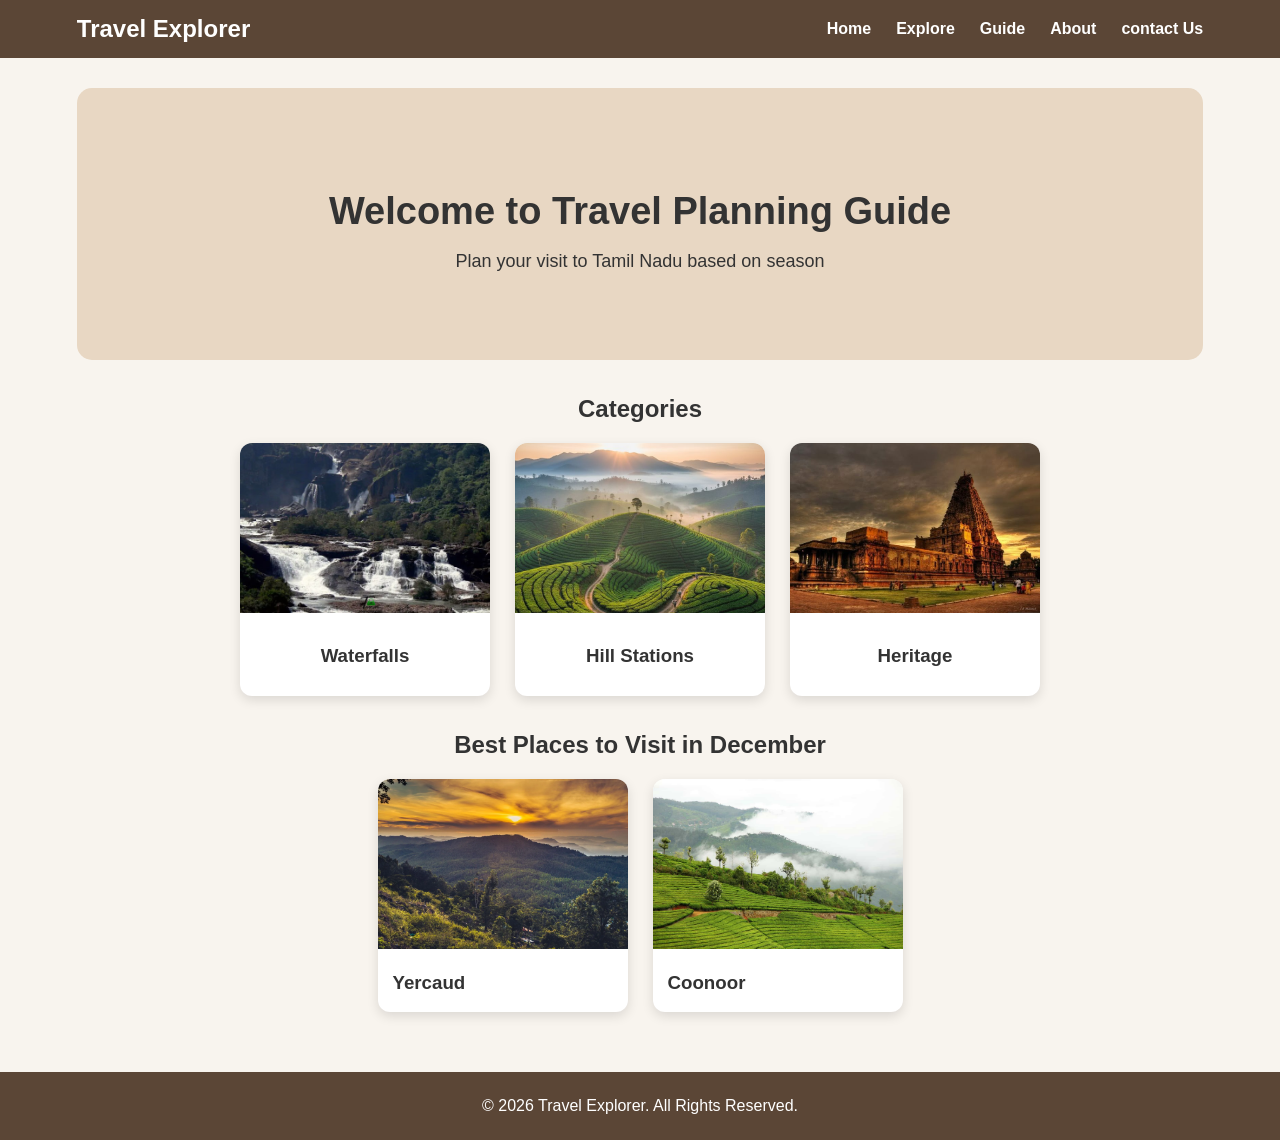
<file: TravelExplorer/index.html>
<!DOCTYPE html><html><head><title>Travel Explorer</title><link rel="stylesheet" href="style3.css"></head><body><header><h2>Travel Explorer</h2><nav><a onclick="showPage('home')">Home</a>

<a onclick="showPage('explore')">Explore</a>

<a onclick="showPage('guide')">Guide</a>

<a onclick="showPage('about')">About</a>

<a onclick="showPage('contact')">contact Us</a>

</nav></header><!-- HOME PAGE --><section id="home" class="page"><div class="hero"><h1>Welcome to Travel Planning Guide</h1><p>Plan your visit to Tamil Nadu based on season</p></div><h2 class="center">Categories</h2><div class="category"><div class="categories"><div class="category" onclick="openCategory('waterfall')"><img src="waterfall.jpeg"><h3>Waterfalls</h3></div><div class="category" onclick="openCategory('hill')"><img src="hill.jpeg"><h3>Hill Stations</h3></div><div class="category" onclick="openCategory('temple')"><img src="temple.jpeg"><h3>Heritage</h3></div></div></div><h2 class="center" id="monthTitle">Best Places This Month</h2><div class="destination"><div class="card"  onclick="showDetails('yercaud')"><img src="yercaud.jpeg"><h3>Yercaud</h3></div><div class="card" onclick="showDetails('coonoor')"><img src="coonoor.jpeg"><h3>Coonoor</h3></div></div></section><!-- EXPLORE PAGE --><section id="explore" class="page"><h2 class="center">Explore Destinations</h2><div class="filterButtons"><button onclick="filterType('all')">All</button>

<button onclick="filterType('hill')">Hill Stations</button>

<button onclick="filterType('waterfall')">Waterfalls</button>

<button onclick="filterType('temple')">Heritage</button>

</div><input type="text" id="searchBox" placeholder="Search destination..." onkeyup="searchPlace()"><div class="destination"><div class="card hill " data-month="Mar, Apr, May, Jun, Sep, Oct, Nov"><span class="badge">Recommended</span>

<img src="ooty.jpeg"><h3>Ooty</h3><button onclick="showDetails('ooty')">View Details</button>

</div><div class="card hill " data-month="Apr, May, Jun, Sep, Oct"><span class="badge">Recommended</span>

<img src="kodaikanal.jpeg"><h3>Kodaikanal</h3><button onclick="showDetails('kodaikanal')">View Details</button>

</div><div class="card hill " data-month="Oct, Nov, Dec, Jan, Feb, Mar, Apr, May, Jun"><span class="badge">Recommended</span>

<img src="yercaud.jpeg"><h3>Yercaud</h3><button onclick="showDetails('yercaud')">View Details</button>

</div><div class="card hill " data-month="Oct, Nov, Dec, Jan, Feb, Mar, Apr, May"><span class="badge">Recommended</span>

<img src="coonoor.jpeg"><h3>Coonoor</h3><button onclick="showDetails('coonoor')">View Details</button>

</div><div class="card temple" data-month=" Oct, Nov, Dec, Jan, Feb, Mar, Apr"><span class="badge">Recommended</span>

<img src="rameshwaram.jpeg"><h3>Rameshwaram</h3><button onclick="showDetails('rameshwaram')">View Details</button>

</div><div class="card temple " data-month="Oct, Nov, Dec, Jan, Feb, Mar"><span class="badge">Recommended</span>

<img src="madurai.jpeg"><h3>Madurai Meenakshi Temple</h3><button onclick="showDetails('madurai')">View Details</button>

</div><div class="card temple" data-month="Nov, Dec, Jan, Feb"><span class="badge">Recommended</span>

<img src="chidambaram.jpeg"><h3>Chidambaram Nataraja Temple</h3><button onclick="showDetails('chidambaram')">View Details</button>

</div><div class="card temple " data-month="Nov, Dec, Jan, Feb"><span class="badge">Recommended</span>

<img src="kanchipuram.jpeg"><h3>Kanchipuram Ekambareswarar Temple</h3><button onclick="showDetails('kanchipuram')">View Details</button>

</div><div class="card waterfall " data-month="Nov, Dec, Jan, Feb"><span class="badge">Recommended</span>

<img src="tada.jpeg"><h3>Tada Falls</h3><button onclick="showDetails('tada')">View Details</button>

</div><div class="card waterfall " data-month="Jun, Jul, Aug, Sep"><span class="badge">Recommended</span>

<img src="courtallam.jpeg"><h3>Courtallam</h3><button onclick="showDetails('courtallam')">View Details</button>

</div><div class="card waterfall " data-month="Oct, Nov, Dec, Jan, Feb"><span class="badge">Recommended</span>

<img src="hogenakkal.jpeg"><h3>Hogenakkal Falls</h3><button onclick="showDetails('hogenakkal')">View Details</button>

</div><div class="card waterfall  " data-month="Jun, Jul, Aug, Sep, Oct"><span class="badge">Recommended</span>

<img src="suruli.jpeg"><h3>Suruli Falls</h3><button onclick="showDetails('suruli')">View Details</button>

</div><div class="card waterfall " data-month="Sep, Oct, Nov, Dec, Jan, Feb, Mar"><span class="badge">Recommended</span>

<img src="monkey.jpeg"><h3>Monkey Falls</h3><button onclick="showDetails('monkeyfalls')">View Details</button>

</div></div></section><script>
  
    var params = new URLSearchParams(window.location.search)
  
var category = params.get("category")
  

  
if(category){
  

  
var cards = document.getElementsByClassName("card")
  

  
for(var i=0;i<cards.length;i++){
  

  
if(!cards[i].classList.contains(category)){
  
cards[i].style.display = "none"
  
}
  

  
}
  

  
}
  
</script><!-- DETAILS PAGE --><section id="details" class="page"><div class="heroPlace"><img id="placeImage"><div class="heroText"><h1 id="placeName"></h1><p id="placeLocation"></p></div></div><div class="infoGrid"><div class="infoCard"><h3>📅 Best Months to Visit</h3><p id="bestMonths"></p></div><div class="infoCard"><h3>⏰ Best Time of Day</h3><p id="bestTime"></p></div><div class="infoCard"><h3>🌤 Weather Feel</h3><p id="weather"></p></div><div class="infoCard"><h3>👥 Crowd Level</h3><p id="crowd"></p></div><div class="infoCard"><h3>🧭 Ideal For</h3><p id="ideal"></p></div></div><!-- Dynamic Map --><div class="mapContainer">  <iframe id="placeMap"src="https://www.google.com/maps?q=Ooty,+Tamil+Nadu&output=embed"

      width="100%" height="300" style="border:0;" allowfullscreen="" loading="lazy">

  </iframe></div><div class="detailsContainer"><h2 class="center">Why this is the Best Time</h2><p class="detailsText" id="whyVisit"></p><h2 class="center">Travel Tip</h2><p class="detailsText" id="travelTip"></p></div><button class="backBtn" onclick="showPage('explore')">← Back to Explore

</button></section><!-- GUIDE PAGE --><section id="guide" class="page"><h2 class="center">Request a Local Travel Guide</h2><form id="guideForm">  <!-- User Details -->  <div class="formGroup"><label for="userName">Full Name <span style="color:red;">*</span></label>

<input type="text" id="userName" placeholder="Enter your full name" required>

  </div>  <div class="formGroup"><label for="contactNumber">Contact Number <span style="color:red;">*</span></label>

<input type="tel" id="contactNumber" placeholder="Enter your contact number" required>

  </div>  <div class="formGroup"><label for="email">Email ID <span style="color:red;">*</span></label>

<input type="email" id="email" placeholder="Enter your email" required>

  </div>  <div class="formGroup"><label for="govtID">Government ID (Aadhaar/Passport) <span style="color:red;">*</span></label>

<input type="text" id="govtID" placeholder="Enter your Aadhaar or Passport number" required>

  </div>  <!-- Destination Selection -->  <div class="formGroup"><label for="destSelect">Select Destination <span style="color:red;">*</span></label>

<select id="destSelect" required>

  <option value="">--Choose a destination--</option>

  <option value="ooty">Ooty</option>

  <option value="kodaikanal">Kodaikanal</option>

  <option value="rameshwaram">Rameshwaram</option>

  <option value="madurai">Madurai</option>

</select>

  </div>  <!-- Preferred Language -->  <div class="formGroup"><label>Preferred Language <span style="color:red;">*</span></label>

<select id="langSelect" required>

  <option value="">--Select language--</option>

  <option value="Tamil">Tamil</option>

  <option value="English">English</option>

  <option value="Hindi">Hindi</option>

  <option value="Other">Other</option>

</select>

<textarea id="otherLanguage" placeholder="If Other, type here" style="display:none; margin-top:8px;"></textarea>

  </div>  <!-- Travel Type -->  <div class="formGroup"><label for="travelType">Travel Type <span style="color:red;">*</span></label>

<select id="travelType" required>

  <option value="">--Select travel type--</option>

  <option value="solo">Solo</option>

  <option value="family">Family</option>

  <option value="friends">Friends</option>

  <option value="couple">Couple</option>

</select>

  </div>  <!-- Number of Travelers -->  <div class="formGroup"><label for="numTravelers">Number of Travelers</label>

<input type="number" id="numTravelers" min="1" max="10" placeholder="Enter number of people">

  </div>  <!-- Special Requests -->  <div class="formGroup"><label for="specialRequests">Special Requests</label>

<textarea id="specialRequests" rows="3" placeholder="Enter any special requests"></textarea>

  </div>  <div class="formGroup">  <label class="checkboxLabel"><input type="checkbox" id="declaration" required>

I hereby declare that all the information provided above is true and accurate.

  </label></div><button type="submit" class="submitBtn">Submit</button>

</form></section><section id="about" class="page aboutPage"><h2 class="center">About Travel Explorer</h2><div class="aboutContainer"><p class="aboutText">Travel Explorer is a seasonal travel planning website designed to help

travelers discover the best destinations in Tamil Nadu based on the

time of the year. Instead of randomly selecting destinations, the

platform recommends places according to seasonal conditions, visitor

crowd levels and travel suitability.

</p><div class="aboutGrid"><div class="aboutCard"><h3>🌦 Season Based Travel</h3><p>Find destinations that are best suited for the current season.</p></div><div class="aboutCard"><h3>🔎 Smart Exploration</h3><p>Search and filter destinations based on categories such as hillstations, waterfalls and heritage sites.</p>

</div><div class="aboutCard"><h3>📍 Detailed Destination Guide</h3><p>Each destination provides useful travel information including weather,crowd level, best visiting time and travel tips.</p>

</div></div></div></section><section id="contact" class="page">  <h2>Contact Us</h2>  <div class="contactWrapper"><!-- Left: Message Box -->

<div class="contactMessage">

  <h3>Send Us a Message</h3>

  <textarea id="contactMessageBox" placeholder="Your message, feedback or review..." ></textarea>

  <div class="starRating">

    <span class="star" data-value="1">&#9733;</span>

    <span class="star" data-value="2">&#9733;</span>

    <span class="star" data-value="3">&#9733;</span>

    <span class="star" data-value="4">&#9733;</span>

    <span class="star" data-value="5">&#9733;</span>

  </div>

  <button id="submitContact">Submit</button>

</div>



<!-- Right: Website Information -->

<div class="contactInfo">

  <h3>Get in Touch</h3>

  <p><strong>Phone:</strong> +91 9876543210</p>

  <p><strong>Email:</strong> info@travelexplorer.com</p>

  <p><strong>Address:</strong> 123, Travel Street, Chennai, Tamil Nadu, India</p>

  

  <h3>Follow Us</h3>

  <p>

    <a href="#" target="_blank">Facebook</a> | 

    <a href="#" target="_blank">Instagram</a> | 

    <a href="#" target="_blank">Twitter</a> | 

    <a href="#" target="_blank">WhatsApp</a>

  </p>

</div>

  </div></section><script>
  

  
    // Star rating interaction
  
const stars = document.querySelectorAll(".star");
  
let selectedRating = 0;
  

  
stars.forEach(star => {
  
  star.addEventListener("mouseover", () => {
  
    stars.forEach(s => s.classList.remove("hovered"));
  
    for (let i = 0; i < star.dataset.value; i++) {
  
      stars[i].classList.add("hovered");
  
    }
  
  });
  

  
  star.addEventListener("mouseout", () => {
  
    stars.forEach(s => s.classList.remove("hovered"));
  
    for (let i = 0; i < selectedRating; i++) {
  
      stars[i].classList.add("selected");
  
    }
  
  });
  

  
  star.addEventListener("click", () => {
  
    selectedRating = star.dataset.value;
  
    stars.forEach(s => s.classList.remove("selected"));
  
    for (let i = 0; i < selectedRating; i++) {
  
      stars[i].classList.add("selected");
  
    }
  
  });
  
});
  

  
// Submit button alert
  
document.getElementById("submitContact").addEventListener("click", () => {
  
  const message = document.getElementById("contactMessageBox").value.trim();
  
  if (!message) {
  
    alert("Please write a message before submitting.");
  
    return;
  
  }
  
  alert(`Thank you for your feedback! Rating: ${selectedRating || 0} star(s)`);
  
  document.getElementById("contactMessageBox").value = "";
  
  selectedRating = 0;
  
  stars.forEach(s => s.classList.remove("selected"));
  
});
  

  

  
function showPage(page){
  

  
var pages=document.getElementsByClassName("page")
  

  
for(var i=0;i<pages.length;i++){
  
pages[i].style.display="none"
  
}
  

  
document.getElementById(page).style.display="block"
  

  
}
  

  

  
showPage("home")
  

  

  

  
function filterType(type){
  

  
var cards=document.getElementsByClassName("card")
  

  
for(var i=0;i<cards.length;i++){
  

  
if(type=="all"){
  
cards[i].style.display="block"
  
}
  

  
else if(cards[i].classList.contains(type)){
  
cards[i].style.display="block"
  
}
  

  
else{
  
cards[i].style.display="none"
  
}
  

  
}
  

  
}
  

  

  

  
function filterSeason(season){
  

  
var cards=document.getElementsByClassName("card")
  

  
for(var i=0;i<cards.length;i++){
  

  
if(cards[i].classList.contains(season)){
  
cards[i].style.display="block"
  
}
  

  
}
  

  
}
  

  

  

  
function filterTime(time){
  

  
var cards=document.getElementsByClassName("card")
  

  
for(var i=0;i<cards.length;i++){
  

  
if(time=="all"){
  
cards[i].style.display="block"
  
}
  

  
else if(cards[i].classList.contains(time)){
  
cards[i].style.display="block"
  
}
  

  
else{
  
cards[i].style.display="none"
  
}
  

  
}
  

  
}
  

  

  

  
function resetFilters(){
  

  
var cards=document.getElementsByClassName("card")
  

  
for(var i=0;i<cards.length;i++){
  
cards[i].style.display="block"
  
}
  

  
}
  

  

  

  
function searchPlace(){
  

  
var input=document.getElementById("searchBox").value.toLowerCase()
  

  
var cards=document.getElementsByClassName("card")
  

  
for(var i=0;i<cards.length;i++){
  

  
var text=cards[i].innerText.toLowerCase()
  

  
if(text.includes(input)){
  
cards[i].style.display="block"
  
}
  
else{
  
cards[i].style.display="none"
  
}
  

  
}
  

  
}
  

  
function showDetails(place) {
  
    showPage("details");
  

  
    var data = {
  
        ooty: {
  
            image: "ooty.jpeg",
  
            name: "Ooty",
  
            location: "Nilgiris District, Tamil Nadu",
  
            months: "October - June",
  
            time: "Morning and Evening",
  
            weather: "Cool Climate",
  
            crowd: "Moderate",
  
            ideal: "Nature Lovers, Couples",
  
            why: "Ooty is one of the most popular hill stations in Tamil Nadu with cool weather, tea gardens and scenic mountain views.",
  
            tip: "Visit the Botanical Garden and take the Nilgiri Mountain Railway for a scenic ride."
  
        },
  
        kodaikanal: {
  
            image: "kodaikanal.jpeg",
  
            name: "Kodaikanal",
  
            location: "Dindigul District, Tamil Nadu",
  
            months: "October - February",
  
            time: "Morning",
  
            weather: "Cool and Misty",
  
            crowd: "Moderate",
  
            ideal: "Families, Nature Travelers",
  
            why: "Kodaikanal offers pleasant weather, beautiful lakes and misty hills which make it ideal for sightseeing.",
  
            tip: "Boating in Kodaikanal Lake early morning gives the best experience."
  
        },
  
        yercaud: {
  
            image: "yercaud.jpeg",
  
            name: "Yercaud",
  
            location: "Salem District, Tamil Nadu",
  
            months: "October - June",
  
            time: "Morning",
  
            weather: "Pleasant",
  
            crowd: "Low to Moderate",
  
            ideal: "Nature Lovers, Families",
  
            why: "Yercaud is known for coffee plantations and peaceful hill views, making it a calm getaway from city life.",
  
            tip: "Visit Lady's Seat viewpoint for sunset views."
  
        },
  
        coonoor: {
  
            image: "coonoor.jpeg",
  
            name: "Coonoor",
  
            location: "Nilgiris District, Tamil Nadu",
  
            months: "October - May",
  
            time: "Morning",
  
            weather: "Cool",
  
            crowd: "Moderate",
  
            ideal: "Couples, Nature Lovers",
  
            why: "Coonoor is famous for tea gardens and scenic viewpoints like Dolphin’s Nose.",
  
            tip: "Take the Nilgiri toy train ride between Ooty and Coonoor."
  
        },
  
        rameshwaram: {
  
            image: "rameshwaram.jpeg",
  
            name: "Rameshwaram Temple",
  
            location: "Ramanathapuram District, Tamil Nadu",
  
            months: "October - March",
  
            time: "Early Morning",
  
            weather: "Pleasant to Warm",
  
            crowd: "High during festivals",
  
            ideal: "Pilgrims, Heritage Visitors",
  
            why: "Rameshwaram is one of the holiest pilgrimage sites in India and offers spiritual and historical significance.",
  
            tip: "Visit the temple early morning to avoid long queues."
  
        },
  
        madurai: {
  
            image: "madurai.jpeg",
  
            name: "Meenakshi Amman Temple",
  
            location: "Madurai District, Tamil Nadu",
  
            months: "October - March",
  
            time: "Morning",
  
            weather: "Warm",
  
            crowd: "High",
  
            ideal: "Pilgrims, Culture Lovers",
  
            why: "Madurai is famous for the Meenakshi Amman Temple with colorful towers and rich cultural heritage.",
  
            tip: "Attend the evening temple ceremony for a unique spiritual experience."
  
        },
  
        chidambaram: {
  
            image: "chidambaram.jpeg",
  
            name: "Nataraja Temple",
  
            location: "Cuddalore District, Tamil Nadu",
  
            months: "November - February",
  
            time: "Morning",
  
            weather: "Pleasant",
  
            crowd: "Moderate",
  
            ideal: "Pilgrims, History Lovers",
  
            why: "Chidambaram temple is dedicated to Lord Shiva as the cosmic dancer and is an important spiritual center.",
  
            tip: "Explore the temple architecture and nearby heritage streets."
  
        },
  
        kanchipuram: {
  
            image: "kanchipuram.jpeg",
  
            name: "Ekambareswarar Temple",
  
            location: "Kanchipuram District, Tamil Nadu",
  
            months: "November - February",
  
            time: "Morning",
  
            weather: "Warm",
  
            crowd: "Moderate",
  
            ideal: "Pilgrims, Cultural Visitors",
  
            why: "Kanchipuram is known as the city of thousand temples and is famous for silk sarees and historic temples.",
  
            tip: "Visit the silk saree markets after temple darshan."
  
        },
  
        tada: {
  
            image: "tada.jpeg",
  
            name: "Tada Falls",
  
            location: "Andhra Pradesh – Tamil Nadu Border",
  
            months: "July - October",
  
            time: "Morning",
  
            weather: "Cool",
  
            crowd: "Low",
  
            ideal: "Trekkers, Adventure Lovers",
  
            why: "Tada Falls offers a scenic trekking trail leading to a refreshing waterfall surrounded by forest.",
  
            tip: "Wear trekking shoes as the path can be slippery."
  
        },
  
        courtallam: {
  
            image: "courtallam.jpeg",
  
            name: "Courtallam Falls",
  
            location: "Tenkasi District, Tamil Nadu",
  
            months: "June - September",
  
            time: "Morning",
  
            weather: "Refreshing",
  
            crowd: "High during monsoon",
  
            ideal: "Families, Nature Lovers",
  
            why: "Courtallam is known as the 'Spa of South India' because of its therapeutic waterfalls.",
  
            tip: "Visit during monsoon to see the falls at full strength."
  
        },
  
        hogenakkal: {
  
            image: "hogenakkal.jpeg",
  
            name: "Hogenakkal Falls",
  
            location: "Dharmapuri District, Tamil Nadu",
  
            months: "October - February",
  
            time: "Morning",
  
            weather: "Pleasant",
  
            crowd: "Moderate",
  
            ideal: "Adventure Seekers",
  
            why: "Hogenakkal Falls is often called the 'Niagara of India' due to its powerful waterfalls.",
  
            tip: "Try the traditional coracle boat ride."
  
        },
  
        suruli: {
  
            image: "suruli.jpeg",
  
            name: "Suruli Falls",
  
            location: "Theni District, Tamil Nadu",
  
            months: "June - October",
  
            time: "Morning",
  
            weather: "Cool",
  
            crowd: "Low",
  
            ideal: "Nature Lovers",
  
            why: "Suruli Falls is located near the Meghamalai hills and surrounded by forest landscapes.",
  
            tip: "Carry comfortable walking shoes."
  
        },
  
        monkeyfalls: {
  
            image: "monkeyfalls.jpeg",
  
            name: "Monkey Falls",
  
            location: "Coimbatore District, Tamil Nadu",
  
            months: "July - October",
  
            time: "Morning",
  
            weather: "Cool",
  
            crowd: "Moderate",
  
            ideal: "Families, Tourists",
  
            why: "Monkey Falls is a beautiful waterfall located near Pollachi and is easily accessible for visitors.",
  
            tip: "Visit early morning to avoid crowds."
  
        }
  
    };
  

  
    var placeData = data[place];
  

  
    // Update info cards
  
    document.getElementById("placeImage").src = placeData.image;
  
    document.getElementById("placeName").innerText = placeData.name;
  
    document.getElementById("placeLocation").innerText = placeData.location;
  
    document.getElementById("bestMonths").innerText = placeData.months;
  
    document.getElementById("bestTime").innerText = placeData.time;
  
    document.getElementById("weather").innerText = placeData.weather;
  
    document.getElementById("crowd").innerText = placeData.crowd;
  
    document.getElementById("ideal").innerText = placeData.ideal;
  
    document.getElementById("whyVisit").innerText = placeData.why;
  
    document.getElementById("travelTip").innerText = placeData.tip;
  

  
    // Update dynamic Google Map
  
    document.getElementById("placeMap").src =
  
        "https://www.google.com/maps?q=" + encodeURIComponent(placeData.name + ", " + placeData.location) + "&output=embed";
  
}
  

  

  

  
function openCategory(type){
  

  
showPage("explore")
  

  
var cards=document.getElementsByClassName("card")
  

  
for(var i=0;i<cards.length;i++){
  

  
if(cards[i].classList.contains(type)){
  
cards[i].style.display="block"
  
}
  
else{
  
cards[i].style.display="none"
  
}
  

  
}
  

  

  

  

  

  
}
  

  

  
function showRecommendedBadge(){
  

  
var months=["Jan","Feb","Mar","Apr","May","Jun","Jul","Aug","Sep","Oct","Nov","Dec"]
  

  
var currentMonth=months[new Date().getMonth()]
  

  
var cards=document.getElementsByClassName("card")
  

  
for(var i=0;i<cards.length;i++){
  

  
var bestMonths=cards[i].getAttribute("data-month")
  

  
if(bestMonths && bestMonths.includes(currentMonth)){
  
cards[i].querySelector(".badge").style.display="block"
  
}
  

  
}
  

  
}
  

  

  

  
showRecommendedBadge();
  

  

  
var months=["January","February","March","April","May","June","July","August","September","October","November","December"]
  

  
var currentMonth=months[new Date().getMonth()]
  

  
document.getElementById("monthTitle").innerText=
  
"Best Places to Visit in " + currentMonth
  

  

  

  

  
// Show/hide textarea when "Other" is selected
  
document.getElementById("langSelect").addEventListener("change", function(){
  
  var otherLang = document.getElementById("otherLanguage");
  
  if(this.value === "Other"){
  
    otherLang.style.display = "block";
  
    otherLang.required = true;
  
  } else {
  
    otherLang.style.display = "none";
  
    otherLang.required = false;
  
  }
  
});
  

  
// Form submit with validation and alert
  
document.getElementById("guideForm").addEventListener("submit", function(e){
  
  e.preventDefault();
  

  
  var userName = document.getElementById("userName").value.trim();
  
  var contact = document.getElementById("contactNumber").value.trim();
  
  var email = document.getElementById("email").value.trim();
  
  var id = document.getElementById("govtID").value.trim();
  
  var dest = document.getElementById("destSelect").value;
  
  var lang = document.getElementById("langSelect").value;
  
  var otherLang = document.getElementById("otherLanguage").value.trim();
  
  var type = document.getElementById("travelType").value;
  
  var num = document.getElementById("numTravelers").value || 1;
  
  var special = document.getElementById("specialRequests").value.trim();
  

  
  // Simple validation
  
  if(!userName || !contact || !email || !id || !dest || !lang || !type){
  
    alert("Please fill all required fields.");
  
    return;
  
  }
  
  if(lang === "Other" && !otherLang){
  
    alert("Please specify the other language.");
  
    return;
  
  }
  

  
  // Build confirmation message
  
  var message = 
  
    "Your guide request has been submitted!\n\n" +
  
    "Name: " + userName + "\n" +
  
    "Contact: " + contact + "\n" +
  
    "Email: " + email + "\n" +
  
    "Govt ID: " + id + "\n" +
  
    "Destination: " + dest + "\n" +
  
    "Language: " + (lang === "Other" ? otherLang : lang) + "\n" +
  
    "Travel Type: " + type + "\n" +
  
    "Number of Travelers: " + num + "\n" +
  
    (special ? "Special Requests: " + special : "");
  

  
  alert(message);
  
  this.reset();
  
  document.getElementById("otherLanguage").style.display = "none"; // hide textarea after reset
  
});
  

  

  

  
document.getElementById("guideForm").addEventListener("submit", function(e){
  
  e.preventDefault();
  

  
  var declarationChecked = document.getElementById("declaration").checked;
  
  if(!declarationChecked){
  
    alert("Please confirm the declaration before submitting.");
  
    return;
  
  }
  

  
  // ... rest of your form submission code (alert with details)
  
});
  

  
</script><footer class="siteFooter">  <p>© 2026 Travel Explorer. All Rights Reserved.</p></body></html>
</file>
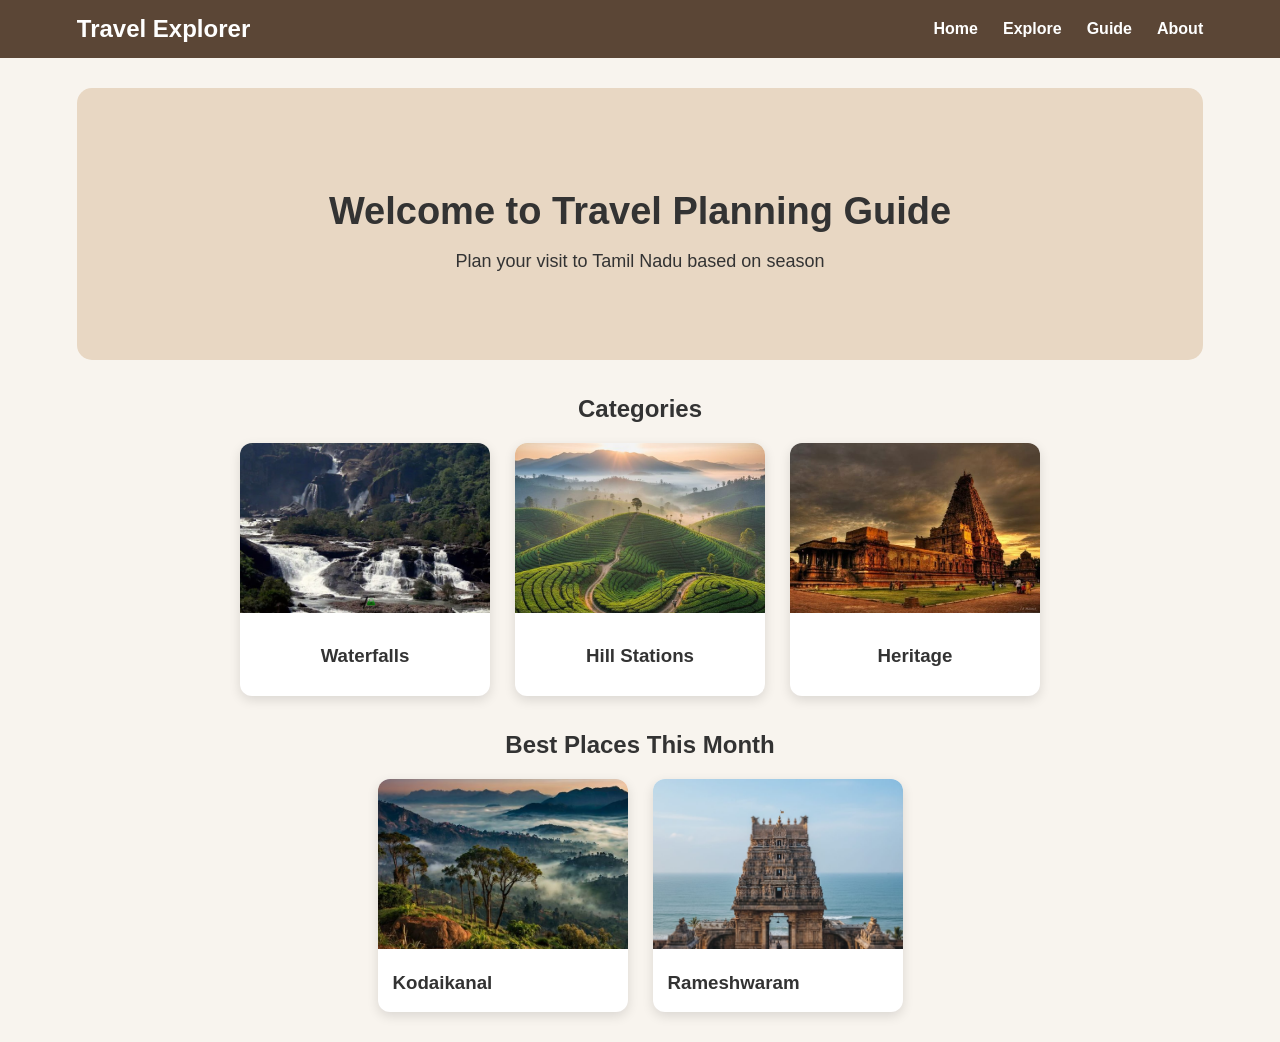
<file: TravelExplorer/ex.html>
<!DOCTYPE html>
<html>
<head>
<title>Travel Explorer</title>
<link rel="stylesheet" href="style3.css">
</head>

<body>

<header>
<h2>Travel Explorer</h2>

<nav>
<a onclick="showPage('home')">Home</a>
<a onclick="showPage('explore')">Explore</a>
<a onclick="showPage('guide')">Guide</a>
<a onclick="showPage('about')">About</a>
</nav>
</header>


<!-- HOME PAGE -->

<section id="home" class="page">

<div class="hero">
<h1>Welcome to Travel Planning Guide</h1>
<p>Plan your visit to Tamil Nadu based on season</p>
</div>

<h2 class="center">Categories</h2>

<div class="category">

<div class="categories">

<div class="category" onclick="openCategory('waterfall')">
<img src="waterfall.jpeg">
<h3>Waterfalls</h3>
</div>

<div class="category" onclick="openCategory('hill')">
<img src="hill.jpeg">
<h3>Hill Stations</h3>
</div>

<div class="category" onclick="openCategory('temple')">
<img src="temple.jpeg">
<h3>Heritage</h3>
</div>
</div>
</div>


<h2 class="center">Best Places This Month</h2>

<div class="destination">

<div class="card"  onclick="showDetails('kodaikanal')">
<img src="kodaikanal.jpeg">
<h3>Kodaikanal</h3>
</div>

<div class="card" onclick="showDetails('rameshwaram')">
<img src="rameshwaram.jpeg">
<h3>Rameshwaram</h3>
</div>

</div>

</section>


<!-- EXPLORE PAGE -->





<section id="explore" class="page">

<h2 class="center">Explore Destinations</h2>

<input type="text" id="searchBox" placeholder="Search destination..." onkeyup="searchPlace()">


<div class="destination">

<div class="card hill ">
<img src="ooty.jpeg">
<h3>Ooty</h3>
<button onclick="showDetails('ooty')">View Details</button>
</div>

<div class="card hill ">
<img src="kodaikanal.jpeg">
<h3>Kodaikanal</h3>
<button onclick="showDetails('kodaikanal')">View Details</button>
</div>

<div class="card hill ">
<img src="yercaud.jpeg">
<h3>Yercaud</h3>
<button onclick="showDetails('yercaud')">View Details</button>
</div>

<div class="card hill ">
<img src="coonoor.jpeg">
<h3>Coonoor</h3>
<button onclick="showDetails('coonoor')">View Details</button>
</div>

<div class="card temple">
<img src="rameshwaram.jpeg">
<h3>Rameshwaram</h3>
<button onclick="showDetails('rameshwaram')">View Details</button>
</div>

<div class="card temple ">
<img src="madurai.jpeg">
<h3>Madurai Meenakshi Temple</h3>
<button onclick="showDetails('madurai')">View Details</button>
</div>

<div class="card temple">
<img src="chidambaram.jpeg">
<h3>Chidambaram Nataraja Temple</h3>
<button onclick="showDetails('chidambaram')">View Details</button>
</div>

<div class="card temple ">
<img src="kanchipuram.jpeg">
<h3>Kanchipuram Ekambareswarar Temple</h3>
<button onclick="showDetails('kanchipuram')">View Details</button>
</div>

<div class="card waterfall ">
<img src="tada.jpeg">
<h3>Tada Falls</h3>
<button onclick="showDetails('tada')">View Details</button>
</div>

<div class="card waterfall ">
<img src="courtallam.jpeg">
<h3>Courtallam</h3>
<button onclick="showDetails('courtallam')">View Details</button>
</div>

<div class="card waterfall ">
<img src="hogenakkal.jpeg">
<h3>Hogenakkal Falls</h3>
<button onclick="showDetails('hogenakkal')">View Details</button>
</div>

<div class="card waterfall  ">
<img src="suruli.jpeg">
<h3>Suruli Falls</h3>
<button onclick="showDetails('suruli')">View Details</button>
</div>

<div class="card waterfall ">
<img src="monkey.jpeg">
<h3>Monkey Falls</h3>
<button onclick="showDetails('monkeyfalls')">View Details</button>
</div>

</div>

</section>

<script>
    var params = new URLSearchParams(window.location.search)
var category = params.get("category")

if(category){

var cards = document.getElementsByClassName("card")

for(var i=0;i<cards.length;i++){

if(!cards[i].classList.contains(category)){
cards[i].style.display = "none"
}

}

}
</script>


<!-- DETAILS PAGE -->



<section id="details" class="page">

<div class="heroPlace">

<img id="placeImage">

<div class="heroText">
<h1 id="placeName"></h1>
<p id="placeLocation"></p>
</div>

</div>


<div class="infoGrid">

<div class="infoCard">
<h3>Best Months to Visit</h3>
<p id="bestMonths"></p>
</div>

<div class="infoCard">
<h3>Best Time of Day</h3>
<p id="bestTime"></p>
</div>

<div class="infoCard">
<h3>Weather Feel</h3>
<p id="weather"></p>
</div>

<div class="infoCard">
<h3>Crowd Level</h3>
<p id="crowd"></p>
</div>

<div class="infoCard">
<h3>Ideal For</h3>
<p id="ideal"></p>
</div>

</div>


<h2 class="center">Why this is the Best Time</h2>

<p class="detailsText" id="whyVisit"></p>


<h2 class="center">Travel Tip</h2>

<p class="detailsText" id="travelTip"></p>

<button class="backBtn" onclick="showPage('explore')">
← Back to explore
</button>

</section>




<!-- GUIDE PAGE -->

<section id="guide" class="page">

<h2>Request a Local Travel Guide</h2>

<form>

<p>Select Destination</p>

<label><input type="radio" name="dest"> Ooty</label>
<label><input type="radio" name="dest"> Kodaikanal</label>
<label><input type="radio" name="dest"> Rameshwaram</label>

<p>Preferred Language</p>

<label><input type="radio" name="lang"> Tamil</label>
<label><input type="radio" name="lang"> English</label>

<p>Travel Type</p>

<select>
<option>Solo</option>
<option>Family</option>
<option>Friends</option>
</select>

<br><br>

<button type="submit">Submit</button>

</form>

</section>


<!-- ABOUT PAGE -->

<section id="about" class="page">

<h2>About</h2>

<p>
Travel Explorer helps travelers find the best destinations in Tamil Nadu
based on season, crowd and travel preferences.
</p>

</section>


<script>


function showPage(page){

var pages=document.getElementsByClassName("page")

for(var i=0;i<pages.length;i++){
pages[i].style.display="none"
}

document.getElementById(page).style.display="block"

}


showPage("home")



function filterType(type){

var cards=document.getElementsByClassName("card")

for(var i=0;i<cards.length;i++){

if(type=="all"){
cards[i].style.display="block"
}

else if(cards[i].classList.contains(type)){
cards[i].style.display="block"
}

else{
cards[i].style.display="none"
}

}

}



function filterSeason(season){

var cards=document.getElementsByClassName("card")

for(var i=0;i<cards.length;i++){

if(cards[i].classList.contains(season)){
cards[i].style.display="block"
}

}

}



function filterTime(time){

var cards=document.getElementsByClassName("card")

for(var i=0;i<cards.length;i++){

if(time=="all"){
cards[i].style.display="block"
}

else if(cards[i].classList.contains(time)){
cards[i].style.display="block"
}

else{
cards[i].style.display="none"
}

}

}



function resetFilters(){

var cards=document.getElementsByClassName("card")

for(var i=0;i<cards.length;i++){
cards[i].style.display="block"
}

}



function searchPlace(){

var input=document.getElementById("searchBox").value.toLowerCase()

var cards=document.getElementsByClassName("card")

for(var i=0;i<cards.length;i++){

var text=cards[i].innerText.toLowerCase()

if(text.includes(input)){
cards[i].style.display="block"
}
else{
cards[i].style.display="none"
}

}

}

function showDetails(place){

showPage("details")

var data={

ooty:{
image:"ooty.jpeg",
name:"Ooty",
location:"Nilgiris District, Tamil Nadu",
months:"October - June",
time:"Morning and Evening",
weather:"Cool Climate",
crowd:"Moderate",
ideal:"Nature Lovers, Couples",
why:"Ooty is one of the most popular hill stations in Tamil Nadu with cool weather, tea gardens and scenic mountain views.",
tip:"Visit the Botanical Garden and take the Nilgiri Mountain Railway for a scenic ride."
},

kodaikanal:{
image:"kodaikanal.jpeg",
name:"Kodaikanal",
location:"Dindigul District, Tamil Nadu",
months:"October - February",
time:"Morning",
weather:"Cool and Misty",
crowd:"Moderate",
ideal:"Families, Nature Travelers",
why:"Kodaikanal offers pleasant weather, beautiful lakes and misty hills which make it ideal for sightseeing.",
tip:"Boating in Kodaikanal Lake early morning gives the best experience."
},

yercaud:{
image:"yercaud.jpeg",
name:"Yercaud",
location:"Salem District, Tamil Nadu",
months:"October - June",
time:"Morning",
weather:"Pleasant",
crowd:"Low to Moderate",
ideal:"Nature Lovers, Families",
why:"Yercaud is known for coffee plantations and peaceful hill views, making it a calm getaway from city life.",
tip:"Visit Lady's Seat viewpoint for sunset views."
},

coonoor:{
image:"coonoor.jpeg",
name:"Coonoor",
location:"Nilgiris District, Tamil Nadu",
months:"October - May",
time:"Morning",
weather:"Cool",
crowd:"Moderate",
ideal:"Couples, Nature Lovers",
why:"Coonoor is famous for tea gardens and scenic viewpoints like Dolphin’s Nose.",
tip:"Take the Nilgiri toy train ride between Ooty and Coonoor."
},

rameshwaram:{
image:"rameshwaram.jpeg",
name:"Rameshwaram Temple",
location:"Ramanathapuram District, Tamil Nadu",
months:"October - March",
time:"Early Morning",
weather:"Pleasant to Warm",
crowd:"High during festivals",
ideal:"Pilgrims, Heritage Visitors",
why:"Rameshwaram is one of the holiest pilgrimage sites in India and offers spiritual and historical significance.",
tip:"Visit the temple early morning to avoid long queues."
},

madurai:{
image:"madurai.jpeg",
name:"Meenakshi Amman Temple",
location:"Madurai District, Tamil Nadu",
months:"October - March",
time:"Morning",
weather:"Warm",
crowd:"High",
ideal:"Pilgrims, Culture Lovers",
why:"Madurai is famous for the Meenakshi Amman Temple with colorful towers and rich cultural heritage.",
tip:"Attend the evening temple ceremony for a unique spiritual experience."
},

chidambaram:{
image:"chidambaram.jpeg",
name:"Nataraja Temple",
location:"Cuddalore District, Tamil Nadu",
months:"November - February",
time:"Morning",
weather:"Pleasant",
crowd:"Moderate",
ideal:"Pilgrims, History Lovers",
why:"Chidambaram temple is dedicated to Lord Shiva as the cosmic dancer and is an important spiritual center.",
tip:"Explore the temple architecture and nearby heritage streets."
},

kanchipuram:{
image:"kanchipuram.jpeg",
name:"Ekambareswarar Temple",
location:"Kanchipuram District, Tamil Nadu",
months:"November - February",
time:"Morning",
weather:"Warm",
crowd:"Moderate",
ideal:"Pilgrims, Cultural Visitors",
why:"Kanchipuram is known as the city of thousand temples and is famous for silk sarees and historic temples.",
tip:"Visit the silk saree markets after temple darshan."
},

tada:{
image:"tada.jpeg",
name:"Tada Falls",
location:"Andhra Pradesh – Tamil Nadu Border",
months:"July - October",
time:"Morning",
weather:"Cool",
crowd:"Low",
ideal:"Trekkers, Adventure Lovers",
why:"Tada Falls offers a scenic trekking trail leading to a refreshing waterfall surrounded by forest.",
tip:"Wear trekking shoes as the path can be slippery."
},

courtallam:{
image:"courtallam.jpeg",
name:"Courtallam Falls",
location:"Tenkasi District, Tamil Nadu",
months:"June - September",
time:"Morning",
weather:"Refreshing",
crowd:"High during monsoon",
ideal:"Families, Nature Lovers",
why:"Courtallam is known as the 'Spa of South India' because of its therapeutic waterfalls.",
tip:"Visit during monsoon to see the falls at full strength."
},

hogenakkal:{
image:"hogenakkal.jpeg",
name:"Hogenakkal Falls",
location:"Dharmapuri District, Tamil Nadu",
months:"October - February",
time:"Morning",
weather:"Pleasant",
crowd:"Moderate",
ideal:"Adventure Seekers",
why:"Hogenakkal Falls is often called the 'Niagara of India' due to its powerful waterfalls.",
tip:"Try the traditional coracle boat ride."
},

suruli:{
image:"suruli.jpeg",
name:"Suruli Falls",
location:"Theni District, Tamil Nadu",
months:"June - October",
time:"Morning",
weather:"Cool",
crowd:"Low",
ideal:"Nature Lovers",
why:"Suruli Falls is located near the Meghamalai hills and surrounded by forest landscapes.",
tip:"Carry comfortable walking shoes."
},

monkeyfalls:{
image:"monkeyfalls.jpeg",
name:"Monkey Falls",
location:"Coimbatore District, Tamil Nadu",
months:"July - October",
time:"Morning",
weather:"Cool",
crowd:"Moderate",
ideal:"Families, Tourists",
why:"Monkey Falls is a beautiful waterfall located near Pollachi and is easily accessible for visitors.",
tip:"Visit early morning to avoid crowds."
}

}

 var placeData=data[place]

document.getElementById("placeImage").src=placeData.image
document.getElementById("placeName").innerText=placeData.name
document.getElementById("placeLocation").innerText=placeData.location
document.getElementById("bestMonths").innerText=placeData.months
document.getElementById("bestTime").innerText=placeData.time
document.getElementById("weather").innerText=placeData.weather
document.getElementById("crowd").innerText=placeData.crowd
document.getElementById("ideal").innerText=placeData.ideal
document.getElementById("whyVisit").innerText=placeData.why
document.getElementById("travelTip").innerText=placeData.tip

}


function openCategory(type){

showPage("explore")

var cards=document.getElementsByClassName("card")

for(var i=0;i<cards.length;i++){

if(cards[i].classList.contains(type)){
cards[i].style.display="block"
}
else{
cards[i].style.display="none"
}

}

}



</script>

</body>
</html>
</file>
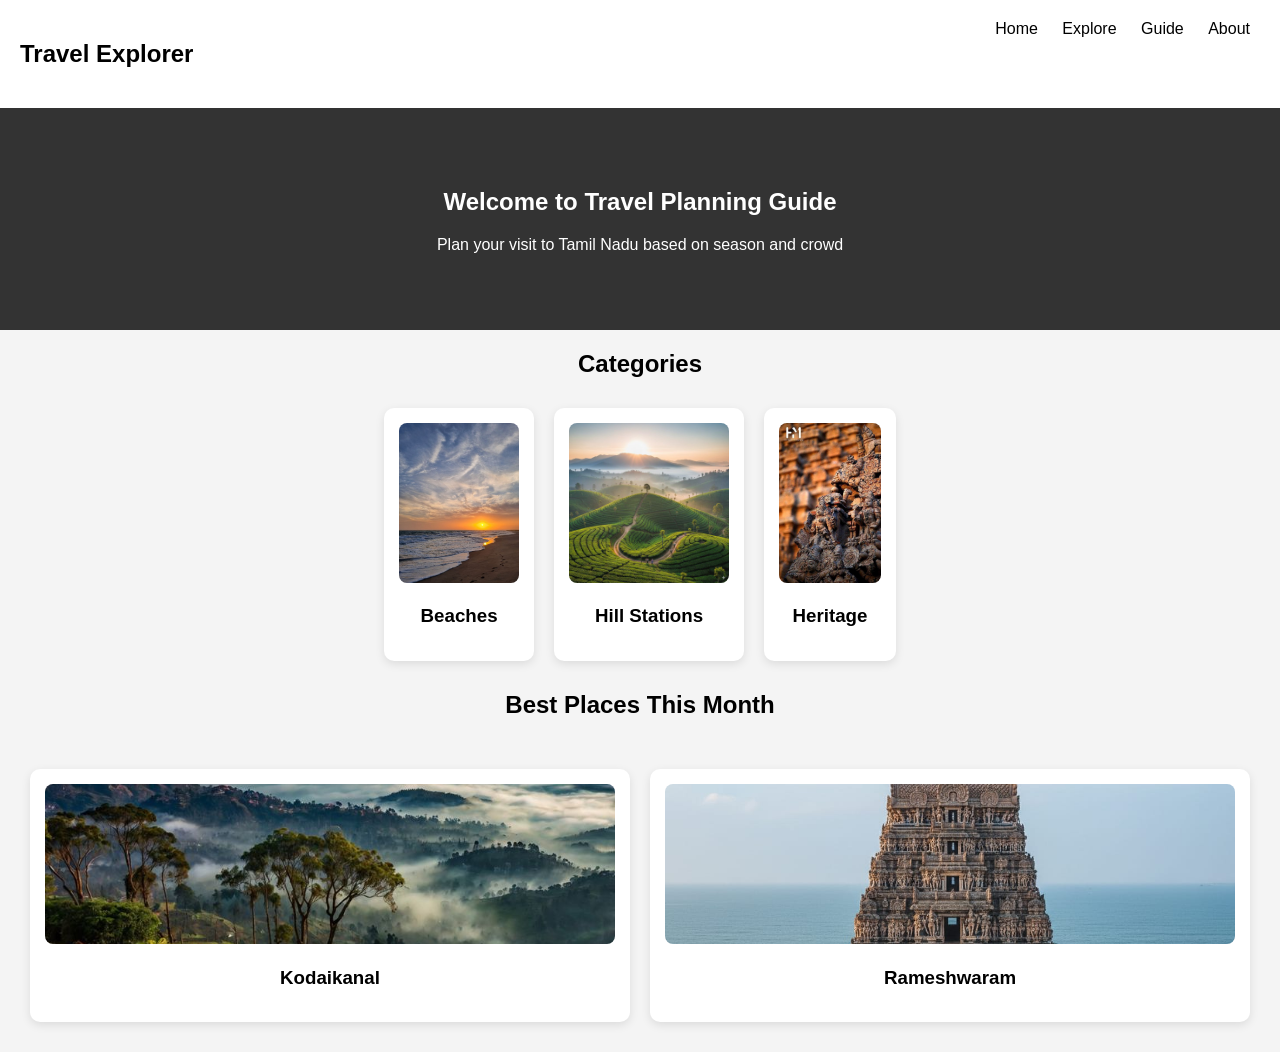
<file: TravelExplorer/index2.html>
<!DOCTYPE html>
<html>
<head>
<title>Travel Explorer</title>
<link rel="stylesheet" href="style2.css">
</head>

<body>

<header>
<h2>Travel Explorer</h2>

<nav>
<a onclick="showPage('home')">Home</a>
<a onclick="showPage('explore')">Explore</a>
<a onclick="showPage('guide')">Guide</a>
<a onclick="showPage('about')">About</a>
</nav>
</header>


<!-- HOME PAGE -->

<section id="home" class="page">

<div class="hero">
<h1>Welcome to Travel Planning Guide</h1>
<p>Plan your visit to Tamil Nadu based on season and crowd</p>
</div>

<h2 class="center">Categories</h2>

<div class="category">

<div class="card">
<img src="beach.jpeg">
<h3>Beaches</h3>
</div>

<div class="card">
<img src="hill.jpeg">
<h3>Hill Stations</h3>
</div>

<div class="card">
<img src="heritage.jpeg">
<h3>Heritage</h3>
</div>

</div>


<h2 class="center">Best Places This Month</h2>

<div class="destination">

<div class="card">
<img src="kodaikanal.jpeg">
<h3>Kodaikanal</h3>
</div>

<div class="card">
<img src="rameshwaram.jpeg">
<h3>Rameshwaram</h3>
</div>

</div>

</section>


<!-- EXPLORE PAGE -->

<section id="explore" class="page">

<h2 class="center">Explore Destinations</h2>

<input type="text" id="searchBox" placeholder="Search destination..." onkeyup="searchPlace()">

<div class="filters">

<div>
<h3>Type</h3>
<label><input type="radio" name="type" onclick="filterType('all')" checked> All</label>
<label><input type="radio" name="type" onclick="filterType('hill')"> Hill</label>
<label><input type="radio" name="type" onclick="filterType('temple')"> Temple</label>
<label><input type="radio" name="type" onclick="filterType('waterfall')"> Waterfall</label>
</div>

<div>
<h3>Season</h3>
<label><input type="checkbox" onclick="filterSeason('summer')"> Summer</label>
<label><input type="checkbox" onclick="filterSeason('winter')"> Winter</label>
<label><input type="checkbox" onclick="filterSeason('monsoon')"> Monsoon</label>
</div>

<div>
<h3>Best Time</h3>
<select onchange="filterTime(this.value)">
<option value="all">All</option>
<option value="morning">Morning</option>
<option value="evening">Evening</option>
</select>
</div>

</div>

<button onclick="resetFilters()">Reset Filters</button>


<div class="destination">

<div class="card hill summer morning">
<img src="ooty.jpeg">
<h3>Ooty</h3>
<button onclick="showDetails('ooty')">View Details</button>
</div>

<div class="card hill winter morning">
<img src="kodaikanal.jpeg">
<h3>Kodaikanal</h3>
<button onclick="showDetails('kodaikanal')">View Details</button>
</div>

<div class="card temple winter morning">
<img src="rameshwaram.jpeg">
<h3>Rameshwaram</h3>
<button onclick="showDetails('rameshwaram')">View Details</button>
</div>

<div class="card waterfall monsoon morning">
<img src="tada.jpeg">
<h3>Tada Falls</h3>
<button onclick="showDetails('tada')">View Details</button>
</div>

</div>

</section>


<!-- DETAILS PAGE -->



<section id="details" class="page">

<h2 id="placeTitle"></h2>

<p id="placeInfo"></p>

<button onclick="showPage('explore')">Back to Explore</button>

</section>




<!-- GUIDE PAGE -->

<section id="guide" class="page">

<h2>Request a Local Travel Guide</h2>

<form>

<p>Select Destination</p>

<label><input type="radio" name="dest"> Ooty</label>
<label><input type="radio" name="dest"> Kodaikanal</label>
<label><input type="radio" name="dest"> Rameshwaram</label>

<p>Preferred Language</p>

<label><input type="radio" name="lang"> Tamil</label>
<label><input type="radio" name="lang"> English</label>

<p>Travel Type</p>

<select>
<option>Solo</option>
<option>Family</option>
<option>Friends</option>
</select>

<br><br>

<button type="submit">Submit</button>

</form>

</section>


<!-- ABOUT PAGE -->

<section id="about" class="page">

<h2>About</h2>

<p>
Travel Explorer helps travelers find the best destinations in Tamil Nadu
based on season, crowd and travel preferences.
</p>

</section>


<script>


function showPage(page){

var pages=document.getElementsByClassName("page")

for(var i=0;i<pages.length;i++){
pages[i].style.display="none"
}

document.getElementById(page).style.display="block"

}


showPage("home")



function filterType(type){

var cards=document.getElementsByClassName("card")

for(var i=0;i<cards.length;i++){

if(type=="all"){
cards[i].style.display="block"
}

else if(cards[i].classList.contains(type)){
cards[i].style.display="block"
}

else{
cards[i].style.display="none"
}

}

}



function filterSeason(season){

var cards=document.getElementsByClassName("card")

for(var i=0;i<cards.length;i++){

if(cards[i].classList.contains(season)){
cards[i].style.display="block"
}

}

}



function filterTime(time){

var cards=document.getElementsByClassName("card")

for(var i=0;i<cards.length;i++){

if(time=="all"){
cards[i].style.display="block"
}

else if(cards[i].classList.contains(time)){
cards[i].style.display="block"
}

else{
cards[i].style.display="none"
}

}

}



function resetFilters(){

var cards=document.getElementsByClassName("card")

for(var i=0;i<cards.length;i++){
cards[i].style.display="block"
}

}



function searchPlace(){

var input=document.getElementById("searchBox").value.toLowerCase()

var cards=document.getElementsByClassName("card")

for(var i=0;i<cards.length;i++){

var text=cards[i].innerText.toLowerCase()

if(text.includes(input)){
cards[i].style.display="block"
}
else{
cards[i].style.display="none"
}

}

}

function showDetails(detailsId){

var pages = document.getElementsByClassName("page")

for(var i=0;i<pages.length;i++){
pages[i].style.display="none"
}

document.getElementById(detailsId).style.display="block"

}

function showDetails(place){

showPage("details")

if(place=="ooty"){
document.getElementById("placeTitle").innerText="Ooty"
document.getElementById("placeInfo").innerText="Best months: Oct-Jun. Pleasant hill station."
}

if(place=="kodaikanal"){
document.getElementById("placeTitle").innerText="Kodaikanal"
document.getElementById("placeInfo").innerText="Best months: Oct-Feb. Cool weather."
}

if(place=="rameshwaram"){
document.getElementById("placeTitle").innerText="Rameshwaram"
document.getElementById("placeInfo").innerText="Best months: Oct-Mar. Famous temple destination."
}

if(place=="tada"){
document.getElementById("placeTitle").innerText="Tada Falls"
document.getElementById("placeInfo").innerText="Best months: Monsoon season for waterfalls."
}




}


</script>

</body>
</html>
</file>
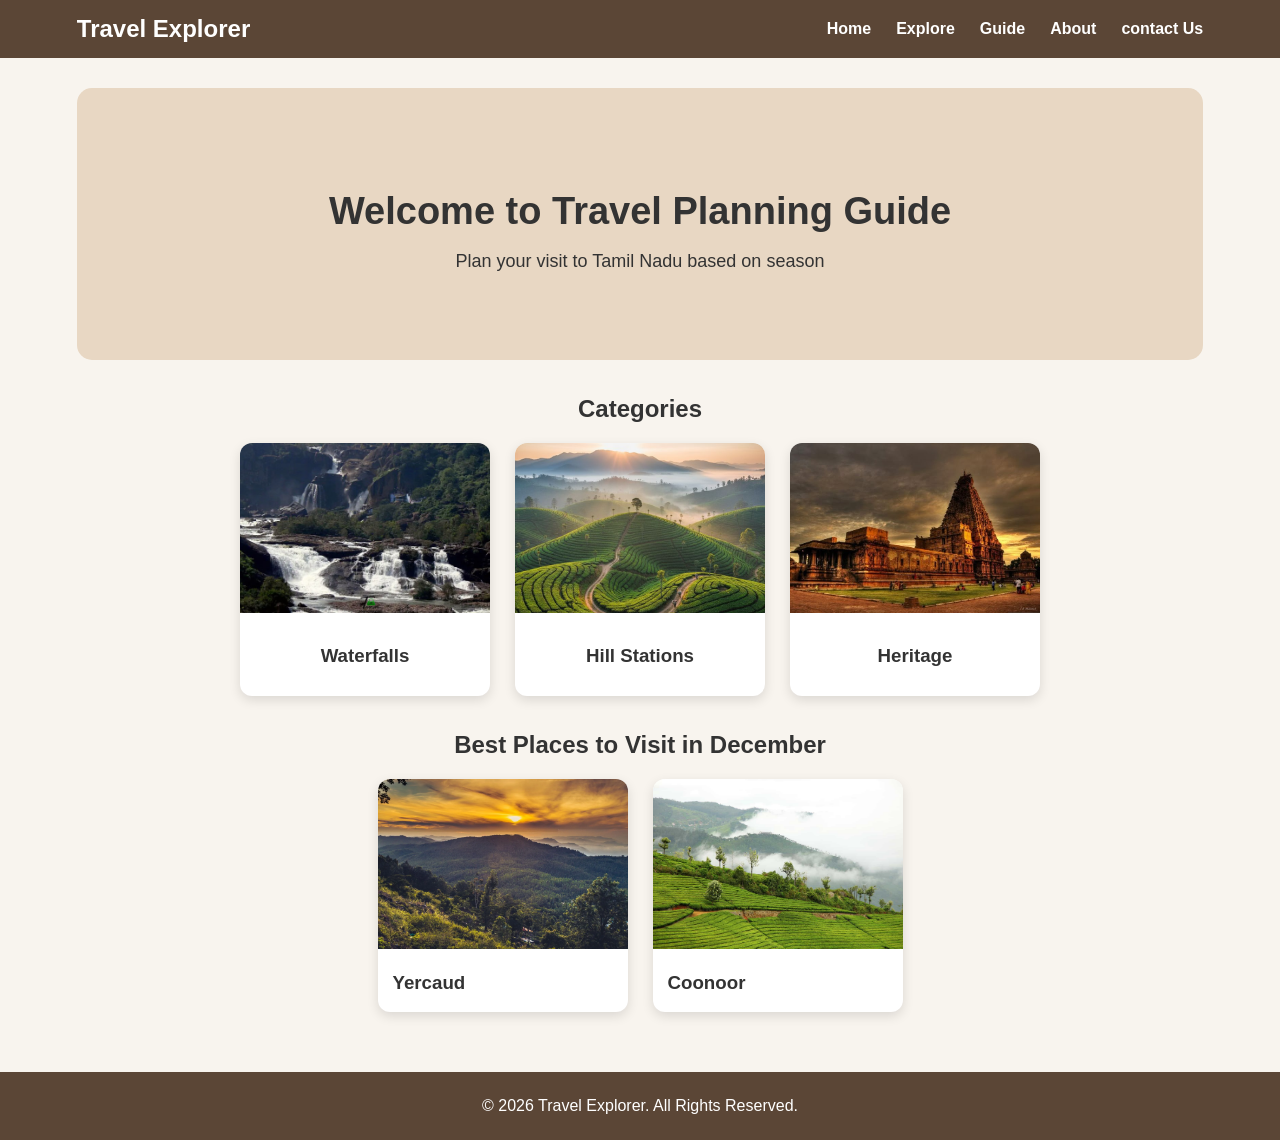
<file: TravelExplorer/Untitled-2.html>
<!DOCTYPE html><html><head><title>Travel Explorer</title><link rel="stylesheet" href="style3.css"></head><body><header><h2>Travel Explorer</h2><nav><a onclick="showPage('home')">Home</a>

<a onclick="showPage('explore')">Explore</a>

<a onclick="showPage('guide')">Guide</a>

<a onclick="showPage('about')">About</a>

<a onclick="showPage('contact')">contact Us</a>

</nav></header><!-- HOME PAGE --><section id="home" class="page"><div class="hero"><h1>Welcome to Travel Planning Guide</h1><p>Plan your visit to Tamil Nadu based on season</p></div><h2 class="center">Categories</h2><div class="category"><div class="categories"><div class="category" onclick="openCategory('waterfall')"><img src="waterfall.jpeg"><h3>Waterfalls</h3></div><div class="category" onclick="openCategory('hill')"><img src="hill.jpeg"><h3>Hill Stations</h3></div><div class="category" onclick="openCategory('temple')"><img src="temple.jpeg"><h3>Heritage</h3></div></div></div><h2 class="center" id="monthTitle">Best Places This Month</h2><div class="destination"><div class="card"  onclick="showDetails('yercaud')"><img src="yercaud.jpeg"><h3>Yercaud</h3></div><div class="card" onclick="showDetails('coonoor')"><img src="coonoor.jpeg"><h3>Coonoor</h3></div></div></section><!-- EXPLORE PAGE --><section id="explore" class="page"><h2 class="center">Explore Destinations</h2><div class="filterButtons"><button onclick="filterType('all')">All</button>

<button onclick="filterType('hill')">Hill Stations</button>

<button onclick="filterType('waterfall')">Waterfalls</button>

<button onclick="filterType('temple')">Heritage</button>

</div><input type="text" id="searchBox" placeholder="Search destination..." onkeyup="searchPlace()"><div class="destination"><div class="card hill " data-month="Mar, Apr, May, Jun, Sep, Oct, Nov"><span class="badge">Recommended</span>

<img src="ooty.jpeg"><h3>Ooty</h3><button onclick="showDetails('ooty')">View Details</button>

</div><div class="card hill " data-month="Apr, May, Jun, Sep, Oct"><span class="badge">Recommended</span>

<img src="kodaikanal.jpeg"><h3>Kodaikanal</h3><button onclick="showDetails('kodaikanal')">View Details</button>

</div><div class="card hill " data-month="Oct, Nov, Dec, Jan, Feb, Mar, Apr, May, Jun"><span class="badge">Recommended</span>

<img src="yercaud.jpeg"><h3>Yercaud</h3><button onclick="showDetails('yercaud')">View Details</button>

</div><div class="card hill " data-month="Oct, Nov, Dec, Jan, Feb, Mar, Apr, May"><span class="badge">Recommended</span>

<img src="coonoor.jpeg"><h3>Coonoor</h3><button onclick="showDetails('coonoor')">View Details</button>

</div><div class="card temple" data-month=" Oct, Nov, Dec, Jan, Feb, Mar, Apr"><span class="badge">Recommended</span>

<img src="rameshwaram.jpeg"><h3>Rameshwaram</h3><button onclick="showDetails('rameshwaram')">View Details</button>

</div><div class="card temple " data-month="Oct, Nov, Dec, Jan, Feb, Mar"><span class="badge">Recommended</span>

<img src="madurai.jpeg"><h3>Madurai Meenakshi Temple</h3><button onclick="showDetails('madurai')">View Details</button>

</div><div class="card temple" data-month="Nov, Dec, Jan, Feb"><span class="badge">Recommended</span>

<img src="chidambaram.jpeg"><h3>Chidambaram Nataraja Temple</h3><button onclick="showDetails('chidambaram')">View Details</button>

</div><div class="card temple " data-month="Nov, Dec, Jan, Feb"><span class="badge">Recommended</span>

<img src="kanchipuram.jpeg"><h3>Kanchipuram Ekambareswarar Temple</h3><button onclick="showDetails('kanchipuram')">View Details</button>

</div><div class="card waterfall " data-month="Nov, Dec, Jan, Feb"><span class="badge">Recommended</span>

<img src="tada.jpeg"><h3>Tada Falls</h3><button onclick="showDetails('tada')">View Details</button>

</div><div class="card waterfall " data-month="Jun, Jul, Aug, Sep"><span class="badge">Recommended</span>

<img src="courtallam.jpeg"><h3>Courtallam</h3><button onclick="showDetails('courtallam')">View Details</button>

</div><div class="card waterfall " data-month="Oct, Nov, Dec, Jan, Feb"><span class="badge">Recommended</span>

<img src="hogenakkal.jpeg"><h3>Hogenakkal Falls</h3><button onclick="showDetails('hogenakkal')">View Details</button>

</div><div class="card waterfall  " data-month="Jun, Jul, Aug, Sep, Oct"><span class="badge">Recommended</span>

<img src="suruli.jpeg"><h3>Suruli Falls</h3><button onclick="showDetails('suruli')">View Details</button>

</div><div class="card waterfall " data-month="Sep, Oct, Nov, Dec, Jan, Feb, Mar"><span class="badge">Recommended</span>

<img src="monkey.jpeg"><h3>Monkey Falls</h3><button onclick="showDetails('monkeyfalls')">View Details</button>

</div></div></section><script>
  
    var params = new URLSearchParams(window.location.search)
  
var category = params.get("category")
  

  
if(category){
  

  
var cards = document.getElementsByClassName("card")
  

  
for(var i=0;i<cards.length;i++){
  

  
if(!cards[i].classList.contains(category)){
  
cards[i].style.display = "none"
  
}
  

  
}
  

  
}
  
</script><!-- DETAILS PAGE --><section id="details" class="page"><div class="heroPlace"><img id="placeImage"><div class="heroText"><h1 id="placeName"></h1><p id="placeLocation"></p></div></div><div class="infoGrid"><div class="infoCard"><h3>📅 Best Months to Visit</h3><p id="bestMonths"></p></div><div class="infoCard"><h3>⏰ Best Time of Day</h3><p id="bestTime"></p></div><div class="infoCard"><h3>🌤 Weather Feel</h3><p id="weather"></p></div><div class="infoCard"><h3>👥 Crowd Level</h3><p id="crowd"></p></div><div class="infoCard"><h3>🧭 Ideal For</h3><p id="ideal"></p></div></div><!-- Dynamic Map --><div class="mapContainer">  <iframe id="placeMap"src="https://www.google.com/maps?q=Ooty,+Tamil+Nadu&output=embed"

      width="100%" height="300" style="border:0;" allowfullscreen="" loading="lazy">

  </iframe></div><div class="detailsContainer"><h2 class="center">Why this is the Best Time</h2><p class="detailsText" id="whyVisit"></p><h2 class="center">Travel Tip</h2><p class="detailsText" id="travelTip"></p></div><button class="backBtn" onclick="showPage('explore')">← Back to Explore

</button></section><!-- GUIDE PAGE --><section id="guide" class="page"><h2 class="center">Request a Local Travel Guide</h2><form id="guideForm">  <!-- User Details -->  <div class="formGroup"><label for="userName">Full Name <span style="color:red;">*</span></label>

<input type="text" id="userName" placeholder="Enter your full name" required>

  </div>  <div class="formGroup"><label for="contactNumber">Contact Number <span style="color:red;">*</span></label>

<input type="tel" id="contactNumber" placeholder="Enter your contact number" required>

  </div>  <div class="formGroup"><label for="email">Email ID <span style="color:red;">*</span></label>

<input type="email" id="email" placeholder="Enter your email" required>

  </div>  <div class="formGroup"><label for="govtID">Government ID (Aadhaar/Passport) <span style="color:red;">*</span></label>

<input type="text" id="govtID" placeholder="Enter your Aadhaar or Passport number" required>

  </div>  <!-- Destination Selection -->  <div class="formGroup"><label for="destSelect">Select Destination <span style="color:red;">*</span></label>

<select id="destSelect" required>

  <option value="">--Choose a destination--</option>

  <option value="ooty">Ooty</option>

  <option value="kodaikanal">Kodaikanal</option>

  <option value="rameshwaram">Rameshwaram</option>

  <option value="madurai">Madurai</option>

</select>

  </div>  <!-- Preferred Language -->  <div class="formGroup"><label>Preferred Language <span style="color:red;">*</span></label>

<select id="langSelect" required>

  <option value="">--Select language--</option>

  <option value="Tamil">Tamil</option>

  <option value="English">English</option>

  <option value="Hindi">Hindi</option>

  <option value="Other">Other</option>

</select>

<textarea id="otherLanguage" placeholder="If Other, type here" style="display:none; margin-top:8px;"></textarea>

  </div>  <!-- Travel Type -->  <div class="formGroup"><label for="travelType">Travel Type <span style="color:red;">*</span></label>

<select id="travelType" required>

  <option value="">--Select travel type--</option>

  <option value="solo">Solo</option>

  <option value="family">Family</option>

  <option value="friends">Friends</option>

  <option value="couple">Couple</option>

</select>

  </div>  <!-- Number of Travelers -->  <div class="formGroup"><label for="numTravelers">Number of Travelers</label>

<input type="number" id="numTravelers" min="1" max="10" placeholder="Enter number of people">

  </div>  <!-- Special Requests -->  <div class="formGroup"><label for="specialRequests">Special Requests</label>

<textarea id="specialRequests" rows="3" placeholder="Enter any special requests"></textarea>

  </div>  <div class="formGroup">  <label class="checkboxLabel"><input type="checkbox" id="declaration" required>

I hereby declare that all the information provided above is true and accurate.

  </label></div><button type="submit" class="submitBtn">Submit</button>

</form></section><section id="about" class="page aboutPage"><h2 class="center">About Travel Explorer</h2><div class="aboutContainer"><p class="aboutText">Travel Explorer is a seasonal travel planning website designed to help

travelers discover the best destinations in Tamil Nadu based on the

time of the year. Instead of randomly selecting destinations, the

platform recommends places according to seasonal conditions, visitor

crowd levels and travel suitability.

</p><div class="aboutGrid"><div class="aboutCard"><h3>🌦 Season Based Travel</h3><p>Find destinations that are best suited for the current season.</p></div><div class="aboutCard"><h3>🔎 Smart Exploration</h3><p>Search and filter destinations based on categories such as hillstations, waterfalls and heritage sites.</p>

</div><div class="aboutCard"><h3>📍 Detailed Destination Guide</h3><p>Each destination provides useful travel information including weather,crowd level, best visiting time and travel tips.</p>

</div></div></div></section><section id="contact" class="page">  <h2>Contact Us</h2>  <div class="contactWrapper"><!-- Left: Message Box -->

<div class="contactMessage">

  <h3>Send Us a Message</h3>

  <textarea id="contactMessageBox" placeholder="Your message, feedback or review..." ></textarea>

  <div class="starRating">

    <span class="star" data-value="1">&#9733;</span>

    <span class="star" data-value="2">&#9733;</span>

    <span class="star" data-value="3">&#9733;</span>

    <span class="star" data-value="4">&#9733;</span>

    <span class="star" data-value="5">&#9733;</span>

  </div>

  <button id="submitContact">Submit</button>

</div>



<!-- Right: Website Information -->

<div class="contactInfo">

  <h3>Get in Touch</h3>

  <p><strong>Phone:</strong> +91 9876543210</p>

  <p><strong>Email:</strong> info@travelexplorer.com</p>

  <p><strong>Address:</strong> 123, Travel Street, Chennai, Tamil Nadu, India</p>

  

  <h3>Follow Us</h3>

  <p>

    <a href="#" target="_blank">Facebook</a> | 

    <a href="#" target="_blank">Instagram</a> | 

    <a href="#" target="_blank">Twitter</a> | 

    <a href="#" target="_blank">WhatsApp</a>

  </p>

</div>

  </div></section><script>
  

  
    // Star rating interaction
  
const stars = document.querySelectorAll(".star");
  
let selectedRating = 0;
  

  
stars.forEach(star => {
  
  star.addEventListener("mouseover", () => {
  
    stars.forEach(s => s.classList.remove("hovered"));
  
    for (let i = 0; i < star.dataset.value; i++) {
  
      stars[i].classList.add("hovered");
  
    }
  
  });
  

  
  star.addEventListener("mouseout", () => {
  
    stars.forEach(s => s.classList.remove("hovered"));
  
    for (let i = 0; i < selectedRating; i++) {
  
      stars[i].classList.add("selected");
  
    }
  
  });
  

  
  star.addEventListener("click", () => {
  
    selectedRating = star.dataset.value;
  
    stars.forEach(s => s.classList.remove("selected"));
  
    for (let i = 0; i < selectedRating; i++) {
  
      stars[i].classList.add("selected");
  
    }
  
  });
  
});
  

  
// Submit button alert
  
document.getElementById("submitContact").addEventListener("click", () => {
  
  const message = document.getElementById("contactMessageBox").value.trim();
  
  if (!message) {
  
    alert("Please write a message before submitting.");
  
    return;
  
  }
  
  alert(`Thank you for your feedback! Rating: ${selectedRating || 0} star(s)`);
  
  document.getElementById("contactMessageBox").value = "";
  
  selectedRating = 0;
  
  stars.forEach(s => s.classList.remove("selected"));
  
});
  

  

  
function showPage(page){
  

  
var pages=document.getElementsByClassName("page")
  

  
for(var i=0;i<pages.length;i++){
  
pages[i].style.display="none"
  
}
  

  
document.getElementById(page).style.display="block"
  

  
}
  

  

  
showPage("home")
  

  

  

  
function filterType(type){
  

  
var cards=document.getElementsByClassName("card")
  

  
for(var i=0;i<cards.length;i++){
  

  
if(type=="all"){
  
cards[i].style.display="block"
  
}
  

  
else if(cards[i].classList.contains(type)){
  
cards[i].style.display="block"
  
}
  

  
else{
  
cards[i].style.display="none"
  
}
  

  
}
  

  
}
  

  

  

  
function filterSeason(season){
  

  
var cards=document.getElementsByClassName("card")
  

  
for(var i=0;i<cards.length;i++){
  

  
if(cards[i].classList.contains(season)){
  
cards[i].style.display="block"
  
}
  

  
}
  

  
}
  

  

  

  
function filterTime(time){
  

  
var cards=document.getElementsByClassName("card")
  

  
for(var i=0;i<cards.length;i++){
  

  
if(time=="all"){
  
cards[i].style.display="block"
  
}
  

  
else if(cards[i].classList.contains(time)){
  
cards[i].style.display="block"
  
}
  

  
else{
  
cards[i].style.display="none"
  
}
  

  
}
  

  
}
  

  

  

  
function resetFilters(){
  

  
var cards=document.getElementsByClassName("card")
  

  
for(var i=0;i<cards.length;i++){
  
cards[i].style.display="block"
  
}
  

  
}
  

  

  

  
function searchPlace(){
  

  
var input=document.getElementById("searchBox").value.toLowerCase()
  

  
var cards=document.getElementsByClassName("card")
  

  
for(var i=0;i<cards.length;i++){
  

  
var text=cards[i].innerText.toLowerCase()
  

  
if(text.includes(input)){
  
cards[i].style.display="block"
  
}
  
else{
  
cards[i].style.display="none"
  
}
  

  
}
  

  
}
  

  
function showDetails(place) {
  
    showPage("details");
  

  
    var data = {
  
        ooty: {
  
            image: "ooty.jpeg",
  
            name: "Ooty",
  
            location: "Nilgiris District, Tamil Nadu",
  
            months: "October - June",
  
            time: "Morning and Evening",
  
            weather: "Cool Climate",
  
            crowd: "Moderate",
  
            ideal: "Nature Lovers, Couples",
  
            why: "Ooty is one of the most popular hill stations in Tamil Nadu with cool weather, tea gardens and scenic mountain views.",
  
            tip: "Visit the Botanical Garden and take the Nilgiri Mountain Railway for a scenic ride."
  
        },
  
        kodaikanal: {
  
            image: "kodaikanal.jpeg",
  
            name: "Kodaikanal",
  
            location: "Dindigul District, Tamil Nadu",
  
            months: "October - February",
  
            time: "Morning",
  
            weather: "Cool and Misty",
  
            crowd: "Moderate",
  
            ideal: "Families, Nature Travelers",
  
            why: "Kodaikanal offers pleasant weather, beautiful lakes and misty hills which make it ideal for sightseeing.",
  
            tip: "Boating in Kodaikanal Lake early morning gives the best experience."
  
        },
  
        yercaud: {
  
            image: "yercaud.jpeg",
  
            name: "Yercaud",
  
            location: "Salem District, Tamil Nadu",
  
            months: "October - June",
  
            time: "Morning",
  
            weather: "Pleasant",
  
            crowd: "Low to Moderate",
  
            ideal: "Nature Lovers, Families",
  
            why: "Yercaud is known for coffee plantations and peaceful hill views, making it a calm getaway from city life.",
  
            tip: "Visit Lady's Seat viewpoint for sunset views."
  
        },
  
        coonoor: {
  
            image: "coonoor.jpeg",
  
            name: "Coonoor",
  
            location: "Nilgiris District, Tamil Nadu",
  
            months: "October - May",
  
            time: "Morning",
  
            weather: "Cool",
  
            crowd: "Moderate",
  
            ideal: "Couples, Nature Lovers",
  
            why: "Coonoor is famous for tea gardens and scenic viewpoints like Dolphin’s Nose.",
  
            tip: "Take the Nilgiri toy train ride between Ooty and Coonoor."
  
        },
  
        rameshwaram: {
  
            image: "rameshwaram.jpeg",
  
            name: "Rameshwaram Temple",
  
            location: "Ramanathapuram District, Tamil Nadu",
  
            months: "October - March",
  
            time: "Early Morning",
  
            weather: "Pleasant to Warm",
  
            crowd: "High during festivals",
  
            ideal: "Pilgrims, Heritage Visitors",
  
            why: "Rameshwaram is one of the holiest pilgrimage sites in India and offers spiritual and historical significance.",
  
            tip: "Visit the temple early morning to avoid long queues."
  
        },
  
        madurai: {
  
            image: "madurai.jpeg",
  
            name: "Meenakshi Amman Temple",
  
            location: "Madurai District, Tamil Nadu",
  
            months: "October - March",
  
            time: "Morning",
  
            weather: "Warm",
  
            crowd: "High",
  
            ideal: "Pilgrims, Culture Lovers",
  
            why: "Madurai is famous for the Meenakshi Amman Temple with colorful towers and rich cultural heritage.",
  
            tip: "Attend the evening temple ceremony for a unique spiritual experience."
  
        },
  
        chidambaram: {
  
            image: "chidambaram.jpeg",
  
            name: "Nataraja Temple",
  
            location: "Cuddalore District, Tamil Nadu",
  
            months: "November - February",
  
            time: "Morning",
  
            weather: "Pleasant",
  
            crowd: "Moderate",
  
            ideal: "Pilgrims, History Lovers",
  
            why: "Chidambaram temple is dedicated to Lord Shiva as the cosmic dancer and is an important spiritual center.",
  
            tip: "Explore the temple architecture and nearby heritage streets."
  
        },
  
        kanchipuram: {
  
            image: "kanchipuram.jpeg",
  
            name: "Ekambareswarar Temple",
  
            location: "Kanchipuram District, Tamil Nadu",
  
            months: "November - February",
  
            time: "Morning",
  
            weather: "Warm",
  
            crowd: "Moderate",
  
            ideal: "Pilgrims, Cultural Visitors",
  
            why: "Kanchipuram is known as the city of thousand temples and is famous for silk sarees and historic temples.",
  
            tip: "Visit the silk saree markets after temple darshan."
  
        },
  
        tada: {
  
            image: "tada.jpeg",
  
            name: "Tada Falls",
  
            location: "Andhra Pradesh – Tamil Nadu Border",
  
            months: "July - October",
  
            time: "Morning",
  
            weather: "Cool",
  
            crowd: "Low",
  
            ideal: "Trekkers, Adventure Lovers",
  
            why: "Tada Falls offers a scenic trekking trail leading to a refreshing waterfall surrounded by forest.",
  
            tip: "Wear trekking shoes as the path can be slippery."
  
        },
  
        courtallam: {
  
            image: "courtallam.jpeg",
  
            name: "Courtallam Falls",
  
            location: "Tenkasi District, Tamil Nadu",
  
            months: "June - September",
  
            time: "Morning",
  
            weather: "Refreshing",
  
            crowd: "High during monsoon",
  
            ideal: "Families, Nature Lovers",
  
            why: "Courtallam is known as the 'Spa of South India' because of its therapeutic waterfalls.",
  
            tip: "Visit during monsoon to see the falls at full strength."
  
        },
  
        hogenakkal: {
  
            image: "hogenakkal.jpeg",
  
            name: "Hogenakkal Falls",
  
            location: "Dharmapuri District, Tamil Nadu",
  
            months: "October - February",
  
            time: "Morning",
  
            weather: "Pleasant",
  
            crowd: "Moderate",
  
            ideal: "Adventure Seekers",
  
            why: "Hogenakkal Falls is often called the 'Niagara of India' due to its powerful waterfalls.",
  
            tip: "Try the traditional coracle boat ride."
  
        },
  
        suruli: {
  
            image: "suruli.jpeg",
  
            name: "Suruli Falls",
  
            location: "Theni District, Tamil Nadu",
  
            months: "June - October",
  
            time: "Morning",
  
            weather: "Cool",
  
            crowd: "Low",
  
            ideal: "Nature Lovers",
  
            why: "Suruli Falls is located near the Meghamalai hills and surrounded by forest landscapes.",
  
            tip: "Carry comfortable walking shoes."
  
        },
  
        monkeyfalls: {
  
            image: "monkeyfalls.jpeg",
  
            name: "Monkey Falls",
  
            location: "Coimbatore District, Tamil Nadu",
  
            months: "July - October",
  
            time: "Morning",
  
            weather: "Cool",
  
            crowd: "Moderate",
  
            ideal: "Families, Tourists",
  
            why: "Monkey Falls is a beautiful waterfall located near Pollachi and is easily accessible for visitors.",
  
            tip: "Visit early morning to avoid crowds."
  
        }
  
    };
  

  
    var placeData = data[place];
  

  
    // Update info cards
  
    document.getElementById("placeImage").src = placeData.image;
  
    document.getElementById("placeName").innerText = placeData.name;
  
    document.getElementById("placeLocation").innerText = placeData.location;
  
    document.getElementById("bestMonths").innerText = placeData.months;
  
    document.getElementById("bestTime").innerText = placeData.time;
  
    document.getElementById("weather").innerText = placeData.weather;
  
    document.getElementById("crowd").innerText = placeData.crowd;
  
    document.getElementById("ideal").innerText = placeData.ideal;
  
    document.getElementById("whyVisit").innerText = placeData.why;
  
    document.getElementById("travelTip").innerText = placeData.tip;
  

  
    // Update dynamic Google Map
  
    document.getElementById("placeMap").src =
  
        "https://www.google.com/maps?q=" + encodeURIComponent(placeData.name + ", " + placeData.location) + "&output=embed";
  
}
  

  

  

  
function openCategory(type){
  

  
showPage("explore")
  

  
var cards=document.getElementsByClassName("card")
  

  
for(var i=0;i<cards.length;i++){
  

  
if(cards[i].classList.contains(type)){
  
cards[i].style.display="block"
  
}
  
else{
  
cards[i].style.display="none"
  
}
  

  
}
  

  

  

  

  

  
}
  

  

  
function showRecommendedBadge(){
  

  
var months=["Jan","Feb","Mar","Apr","May","Jun","Jul","Aug","Sep","Oct","Nov","Dec"]
  

  
var currentMonth=months[new Date().getMonth()]
  

  
var cards=document.getElementsByClassName("card")
  

  
for(var i=0;i<cards.length;i++){
  

  
var bestMonths=cards[i].getAttribute("data-month")
  

  
if(bestMonths && bestMonths.includes(currentMonth)){
  
cards[i].querySelector(".badge").style.display="block"
  
}
  

  
}
  

  
}
  

  

  

  
showRecommendedBadge();
  

  

  
var months=["January","February","March","April","May","June","July","August","September","October","November","December"]
  

  
var currentMonth=months[new Date().getMonth()]
  

  
document.getElementById("monthTitle").innerText=
  
"Best Places to Visit in " + currentMonth
  

  

  

  

  
// Show/hide textarea when "Other" is selected
  
document.getElementById("langSelect").addEventListener("change", function(){
  
  var otherLang = document.getElementById("otherLanguage");
  
  if(this.value === "Other"){
  
    otherLang.style.display = "block";
  
    otherLang.required = true;
  
  } else {
  
    otherLang.style.display = "none";
  
    otherLang.required = false;
  
  }
  
});
  

  
// Form submit with validation and alert
  
document.getElementById("guideForm").addEventListener("submit", function(e){
  
  e.preventDefault();
  

  
  var userName = document.getElementById("userName").value.trim();
  
  var contact = document.getElementById("contactNumber").value.trim();
  
  var email = document.getElementById("email").value.trim();
  
  var id = document.getElementById("govtID").value.trim();
  
  var dest = document.getElementById("destSelect").value;
  
  var lang = document.getElementById("langSelect").value;
  
  var otherLang = document.getElementById("otherLanguage").value.trim();
  
  var type = document.getElementById("travelType").value;
  
  var num = document.getElementById("numTravelers").value || 1;
  
  var special = document.getElementById("specialRequests").value.trim();
  

  
  // Simple validation
  
  if(!userName || !contact || !email || !id || !dest || !lang || !type){
  
    alert("Please fill all required fields.");
  
    return;
  
  }
  
  if(lang === "Other" && !otherLang){
  
    alert("Please specify the other language.");
  
    return;
  
  }
  

  
  // Build confirmation message
  
  var message = 
  
    "Your guide request has been submitted!\n\n" +
  
    "Name: " + userName + "\n" +
  
    "Contact: " + contact + "\n" +
  
    "Email: " + email + "\n" +
  
    "Govt ID: " + id + "\n" +
  
    "Destination: " + dest + "\n" +
  
    "Language: " + (lang === "Other" ? otherLang : lang) + "\n" +
  
    "Travel Type: " + type + "\n" +
  
    "Number of Travelers: " + num + "\n" +
  
    (special ? "Special Requests: " + special : "");
  

  
  alert(message);
  
  this.reset();
  
  document.getElementById("otherLanguage").style.display = "none"; // hide textarea after reset
  
});
  

  

  

  
document.getElementById("guideForm").addEventListener("submit", function(e){
  
  e.preventDefault();
  

  
  var declarationChecked = document.getElementById("declaration").checked;
  
  if(!declarationChecked){
  
    alert("Please confirm the declaration before submitting.");
  
    return;
  
  }
  

  
  // ... rest of your form submission code (alert with details)
  
});
  

  
</script><footer class="siteFooter">  <p>© 2026 Travel Explorer. All Rights Reserved.</p></body></html>
</file>
<file: TravelExplorer/style3.css>
/* ==============================
   GENERAL
================================= */

* {
    box-sizing: border-box;
}

body {
    margin: 0;
    font-family: Arial, sans-serif;
    background: #f8f4ee;
    color: #333;
}

.page {
    display: none;
    padding: 30px 6%;
    min-height: 80vh;
}

.center {
    text-align: center;
    margin: 35px 0 20px;
}


/* ==============================
   HEADER / NAVIGATION
================================= */

header {
    background: #5b4636;
    color: white;
    padding: 15px 6%;
    display: flex;
    justify-content: space-between;
    align-items: center;
}

header h2 {
    margin: 0;
}

nav {
    display: flex;
    gap: 25px;
}

nav a {
    color: white;
    text-decoration: none;
    cursor: pointer;
    font-weight: bold;
}

nav a:hover {
    color: #e8c9a8;
}


/* ==============================
   HOME HERO
================================= */

.hero {
    background: #e8d7c3;
    padding: 70px 30px;
    text-align: center;
    border-radius: 15px;
}

.hero h1 {
    font-size: 38px;
    margin-bottom: 10px;
}

.hero p {
    font-size: 18px;
}


/* ==============================
   CATEGORY CARDS
================================= */

.categories {
    display: flex;
    justify-content: center;
    gap: 25px;
    flex-wrap: wrap;
}

.categories .category {
    width: 250px;
    background: white;
    border-radius: 12px;
    overflow: hidden;
    cursor: pointer;
    box-shadow: 0 4px 12px rgba(0,0,0,0.12);
    transition: transform 0.3s ease, box-shadow 0.3s ease;
}

.categories .category:hover {
    transform: scale(1.05);
    box-shadow: 0 8px 20px rgba(0,0,0,0.2);
}

.categories .category img {
    width: 100%;
    height: 170px;
    object-fit: cover;
}

.categories .category h3 {
    text-align: center;
    padding: 10px;
}


/* ==============================
   DESTINATION CARDS
================================= */

.destination {
    display: flex;
    justify-content: center;
    gap: 25px;
    flex-wrap: wrap;
}

.card {
    position: relative;
    width: 250px;
    background: white;
    border-radius: 12px;
    overflow: hidden;
    box-shadow: 0 4px 12px rgba(0,0,0,0.12);
    transition: transform 0.3s ease, box-shadow 0.3s ease;
}

.card:hover {
    transform: scale(1.04);
    box-shadow: 0 8px 20px rgba(0,0,0,0.2);
}

.card img {
    width: 100%;
    height: 170px;
    object-fit: cover;
}

.card h3 {
    padding: 0 15px;
}

.card button {
    margin: 10px 15px 20px;
    padding: 9px 15px;
    border: none;
    border-radius: 6px;
    background: #5b4636;
    color: white;
    cursor: pointer;
}

.card button:hover {
    background: #80624b;
}


/* ==============================
   RECOMMENDED BADGE
================================= */

.badge {
    position: absolute;
    top: 10px;
    right: 10px;
    background: #6b8e23;
    color: white;
    padding: 6px 10px;
    border-radius: 15px;
    font-size: 12px;
    font-weight: bold;
}


/* ==============================
   SEARCH BOX
================================= */

#searchBox {
    display: block;
    width: 80%;
    max-width: 600px;
    margin: 20px auto 30px;
    padding: 12px 15px;
    border: 1px solid #ccc;
    border-radius: 8px;
    outline: none;
    font-size: 16px;
}

#searchBox:focus {
    border-color: #9b795c;
    background: #fffaf4;
}


/* ==============================
   DETAILS PAGE
================================= */

.heroPlace {
    display: flex;
    align-items: center;
    gap: 30px;
    background: #e8d7c3;
    padding: 25px;
    border-radius: 15px;
    margin-bottom: 30px;
}

.heroPlace img {
    width: 45%;
    height: 300px;
    object-fit: cover;
    border-radius: 12px;
}

.heroText h1 {
    font-size: 36px;
    margin-bottom: 10px;
}

.heroText p {
    font-size: 18px;
}


/* ==============================
   DETAILS INFO CARDS
================================= */

.infoGrid {
    display: grid;
    grid-template-columns: repeat(5, 1fr);
    gap: 15px;
    margin: 30px 0;
}

.infoCard {
    background: white;
    padding: 20px;
    border-radius: 12px;
    box-shadow: 0 4px 12px rgba(0,0,0,0.1);
    transition: transform 0.3s ease, box-shadow 0.3s ease;
}

.infoCard:hover {
    transform: translateY(-6px);
    box-shadow: 0 8px 18px rgba(0,0,0,0.18);
}

.infoCard h3 {
    color: #5b4636;
    font-size: 16px;
}

.infoCard p {
    line-height: 1.5;
}


/* ==============================
   DETAILS TEXT
================================= */

.detailsText {
    max-width: 900px;
    margin: 0 auto 30px;
    background: white;
    padding: 20px;
    border-radius: 10px;
    line-height: 1.7;
}


/* ==============================
   MAP
================================= */

.mapContainer {
    width: 100%;
    height: 300px;
    margin: 30px 0;
    border-radius: 12px;
    overflow: hidden;
    box-shadow: 0 4px 12px rgba(0,0,0,0.15);
}

.mapContainer iframe {
    width: 100%;
    height: 100%;
    border: 0;
}


/* ==============================
   BACK BUTTON
================================= */

.backBtn {
    display: block;
    margin: 30px auto;
    padding: 10px 20px;
    background: #5b4636;
    color: white;
    border: none;
    border-radius: 7px;
    cursor: pointer;
}

.backBtn:hover {
    background: #80624b;
}


/* ==============================
   GUIDE PAGE
================================= */

#guide {
    max-width: 800px;
    margin: auto;
}

#guide h2 {
    text-align: center;
    color: #5b4636;
    margin-bottom: 30px;
}

#guide form {
    background: white;
    padding: 30px;
    border-radius: 15px;
    box-shadow: 0 4px 15px rgba(0,0,0,0.12);
}

#guide form p {
    font-weight: bold;
    color: #5b4636;
    margin-top: 20px;
}

#guide input[type="text"],
#guide input[type="email"],
#guide input[type="tel"],
#guide input[type="file"],
#guide select,
#guide textarea {
    width: 100%;
    padding: 12px;
    margin: 8px 0;
    border: 1px solid #ccc;
    border-radius: 7px;
    outline: none;
    font-size: 15px;
    transition: background-color 0.3s, border-color 0.3s;
}

#guide input:focus,
#guide select:focus,
#guide textarea:focus {
    border-color: #9b795c;
    background-color: #fff8ef;
}

#guide textarea {
    min-height: 100px;
    resize: vertical;
}

#guide input[type="radio"],
#guide input[type="checkbox"] {
    margin-right: 8px;
}

#guide button {
    margin-top: 20px;
    padding: 12px 25px;
    border: none;
    border-radius: 7px;
    background: #5b4636;
    color: white;
    cursor: pointer;
    font-size: 15px;
}

#guide button:hover {
    background: #80624b;
}


/* ==============================
   ABOUT PAGE
================================= */

#about {
    max-width: 900px;
    margin: auto;
    text-align: center;
}

#about h2 {
    color: #5b4636;
}

#about p {
    background: white;
    padding: 25px;
    border-radius: 12px;
    line-height: 1.8;
    box-shadow: 0 4px 12px rgba(0,0,0,0.1);
}


/* ==============================
   CONTACT PAGE
================================= */

#contact {
    max-width: 1100px;
    margin: auto;
}

#contact > h2 {
    text-align: center;
    color: #5b4636;
    margin-bottom: 30px;
}

.contactWrapper {
    display: flex;
    gap: 35px;
    flex-wrap: wrap;
}


/* Message Section */

.contactMessage {
    flex: 1 1 450px;
    background: white;
    padding: 25px;
    border-radius: 15px;
    box-shadow: 0 4px 15px rgba(0,0,0,0.12);
}

.contactMessage h3 {
    color: #5b4636;
}

.contactMessage textarea {
    width: 100%;
    min-height: 150px;
    padding: 12px;
    border: 1px solid #ccc;
    border-radius: 8px;
    resize: vertical;
    outline: none;
    transition: background-color 0.3s, border-color 0.3s;
}

.contactMessage textarea:focus {
    border-color: #9b795c;
    background-color: #fff8ef;
}

#submitContact {
    margin-top: 15px;
    padding: 11px 25px;
    border: none;
    border-radius: 7px;
    background: #5b4636;
    color: white;
    cursor: pointer;
}

#submitContact:hover {
    background: #80624b;
}


/* Star Rating */

.starRating {
    display: flex;
    gap: 5px;
    margin-top: 15px;
    font-size: 28px;
}

.star {
    color: #ccc;
    cursor: pointer;
    transition: color 0.2s;
}

.star:hover,
.star.selected,
.star.hovered {
    color: #d6a800;
}


/* Contact Information */

.contactInfo {
    flex: 1 1 350px;
    background: white;
    padding: 25px;
    border-radius: 15px;
    box-shadow: 0 4px 15px rgba(0,0,0,0.12);
}

.contactInfo h3 {
    color: #5b4636;
    margin-top: 0;
}

.contactInfo p {
    line-height: 1.8;
}

.contactInfo a {
    color: #5b4636;
    text-decoration: none;
    margin-right: 10px;
}

.contactInfo a:hover {
    text-decoration: underline;
}


/* ==============================
   FOOTER
================================= */

footer {
    background: #5b4636;
    color: white;
    text-align: center;
    padding: 20px;
    margin-top: 30px;
}

footer p {
    margin: 5px;
}


/* ==============================
   RESPONSIVE DESIGN
================================= */

@media (max-width: 900px) {

    .infoGrid {
        grid-template-columns: repeat(2, 1fr);
    }

    .heroPlace {
        flex-direction: column;
        text-align: center;
    }

    .heroPlace img {
        width: 100%;
        height: 280px;
    }

}

@media (max-width: 600px) {

    header {
        flex-direction: column;
        gap: 15px;
    }

    nav {
        gap: 12px;
        flex-wrap: wrap;
        justify-content: center;
    }

    .page {
        padding: 20px;
    }

    .hero h1 {
        font-size: 28px;
    }

    .infoGrid {
        grid-template-columns: 1fr;
    }

    .categories .category,
    .card {
        width: 100%;
        max-width: 350px;
    }

    .heroPlace img {
        height: 220px;
    }

    .heroText h1 {
        font-size: 28px;
    }

    #searchBox {
        width: 100%;
    }

}
</file>
<file: TravelExplorer/style2.css>
body{
font-family:Arial;
margin:0;
background:#f4f4f4;
}

header{
display:flex;
justify-content:space-between;
padding:20px;
background:white;
}

nav a{
margin:10px;
cursor:pointer;
}

.hero{
background:#333;
color:white;
padding:60px;
text-align:center;
}

.center{
text-align:center;
}

.category{
display:flex;
justify-content:center;
gap:20px;
margin:30px;
}

.destination{
display:grid;
grid-template-columns:repeat(2,1fr);
gap:20px;
padding:30px;
}

.card{
background:white;
padding:15px;
border-radius:10px;
text-align:center;
box-shadow:0 3px 10px rgba(0,0,0,0.1);
}

.card img{
width:100%;
height:160px;
object-fit:cover;
border-radius:8px;
}

.card:hover{
transform:scale(1.05);
transition:0.3s;
}

.filters{
display:flex;
gap:40px;
padding:20px;
}

button{
background:blue;
color:white;
padding:8px 15px;
border:none;
border-radius:5px;
cursor:pointer;
}

.page{
display:none;
}

#searchBox{
padding:8px;
margin:20px;
width:200px;
}

.info-box{
display:grid;
grid-template-columns:repeat(3,1fr);
gap:20px;
margin-top:20px;
}

.box{
background:#9fb9cf;
padding:20px;
border-radius:10px;
text-align:center;
}
</file>
